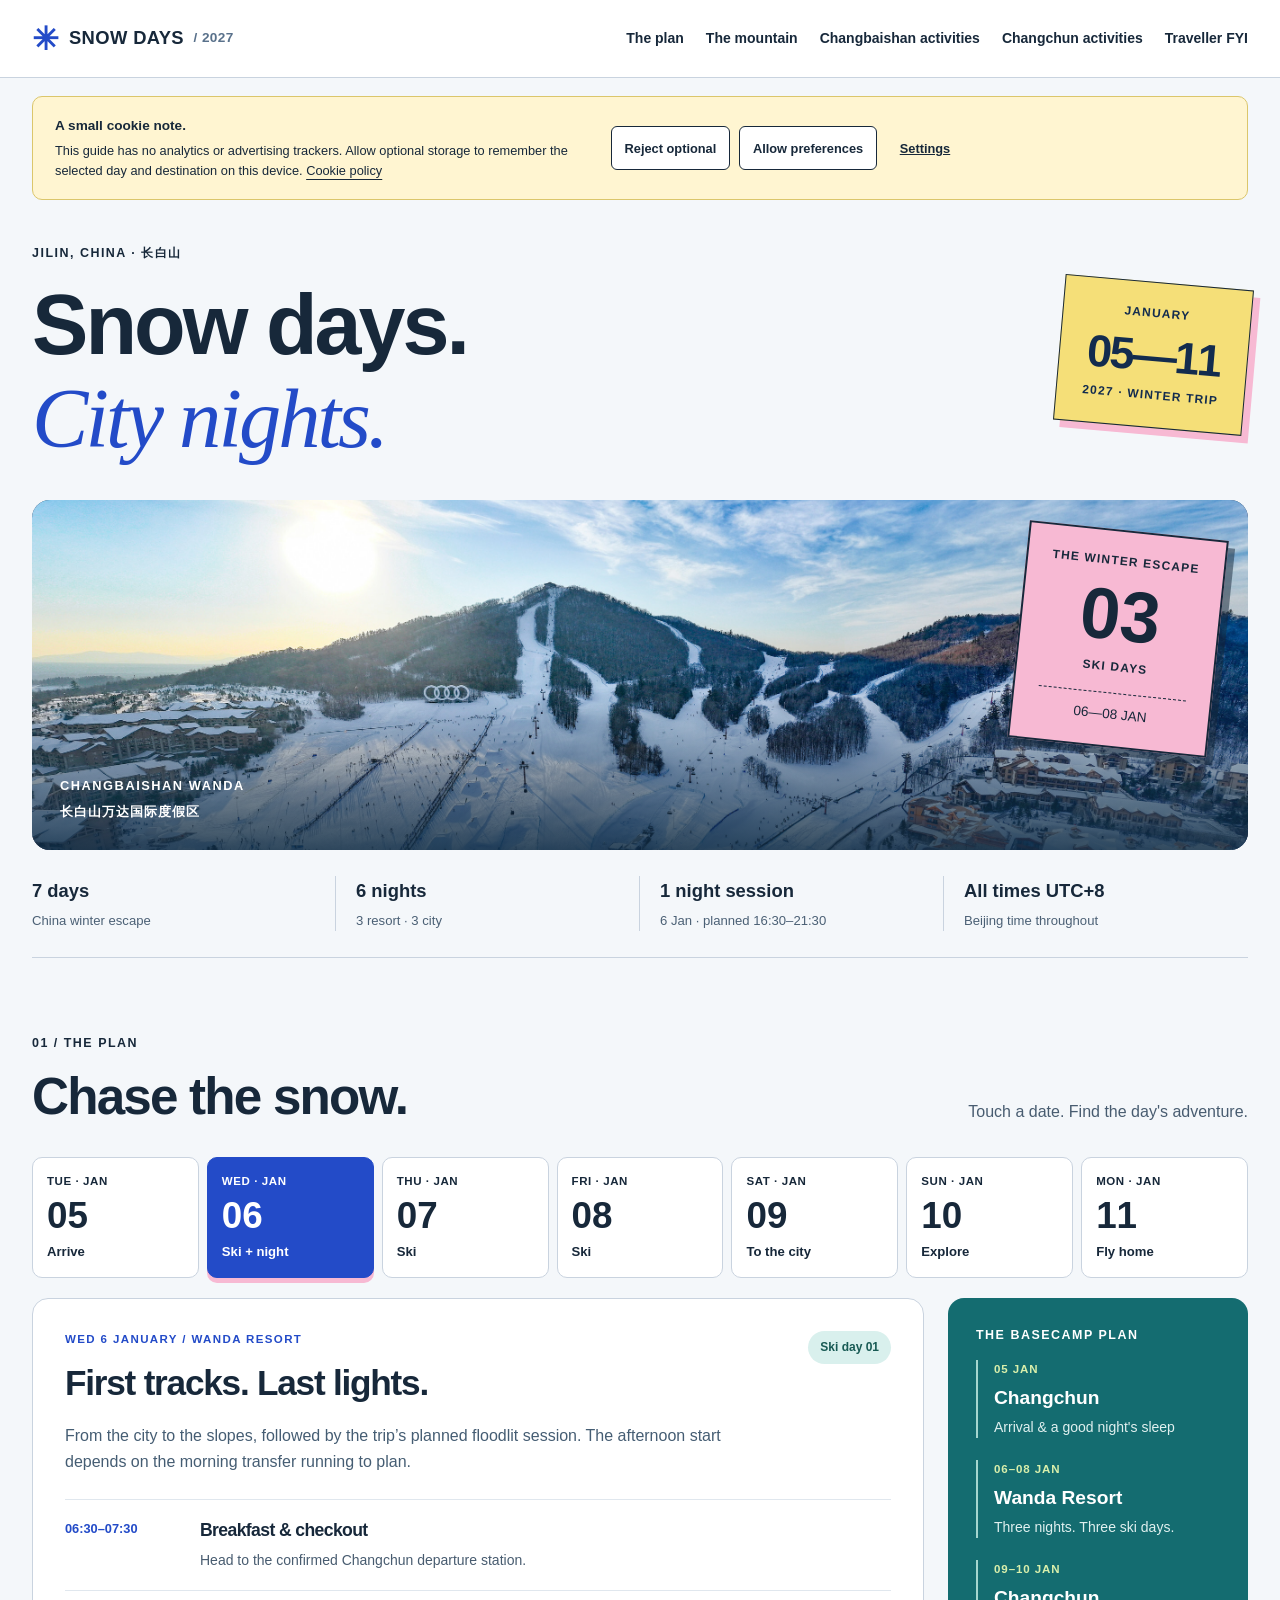
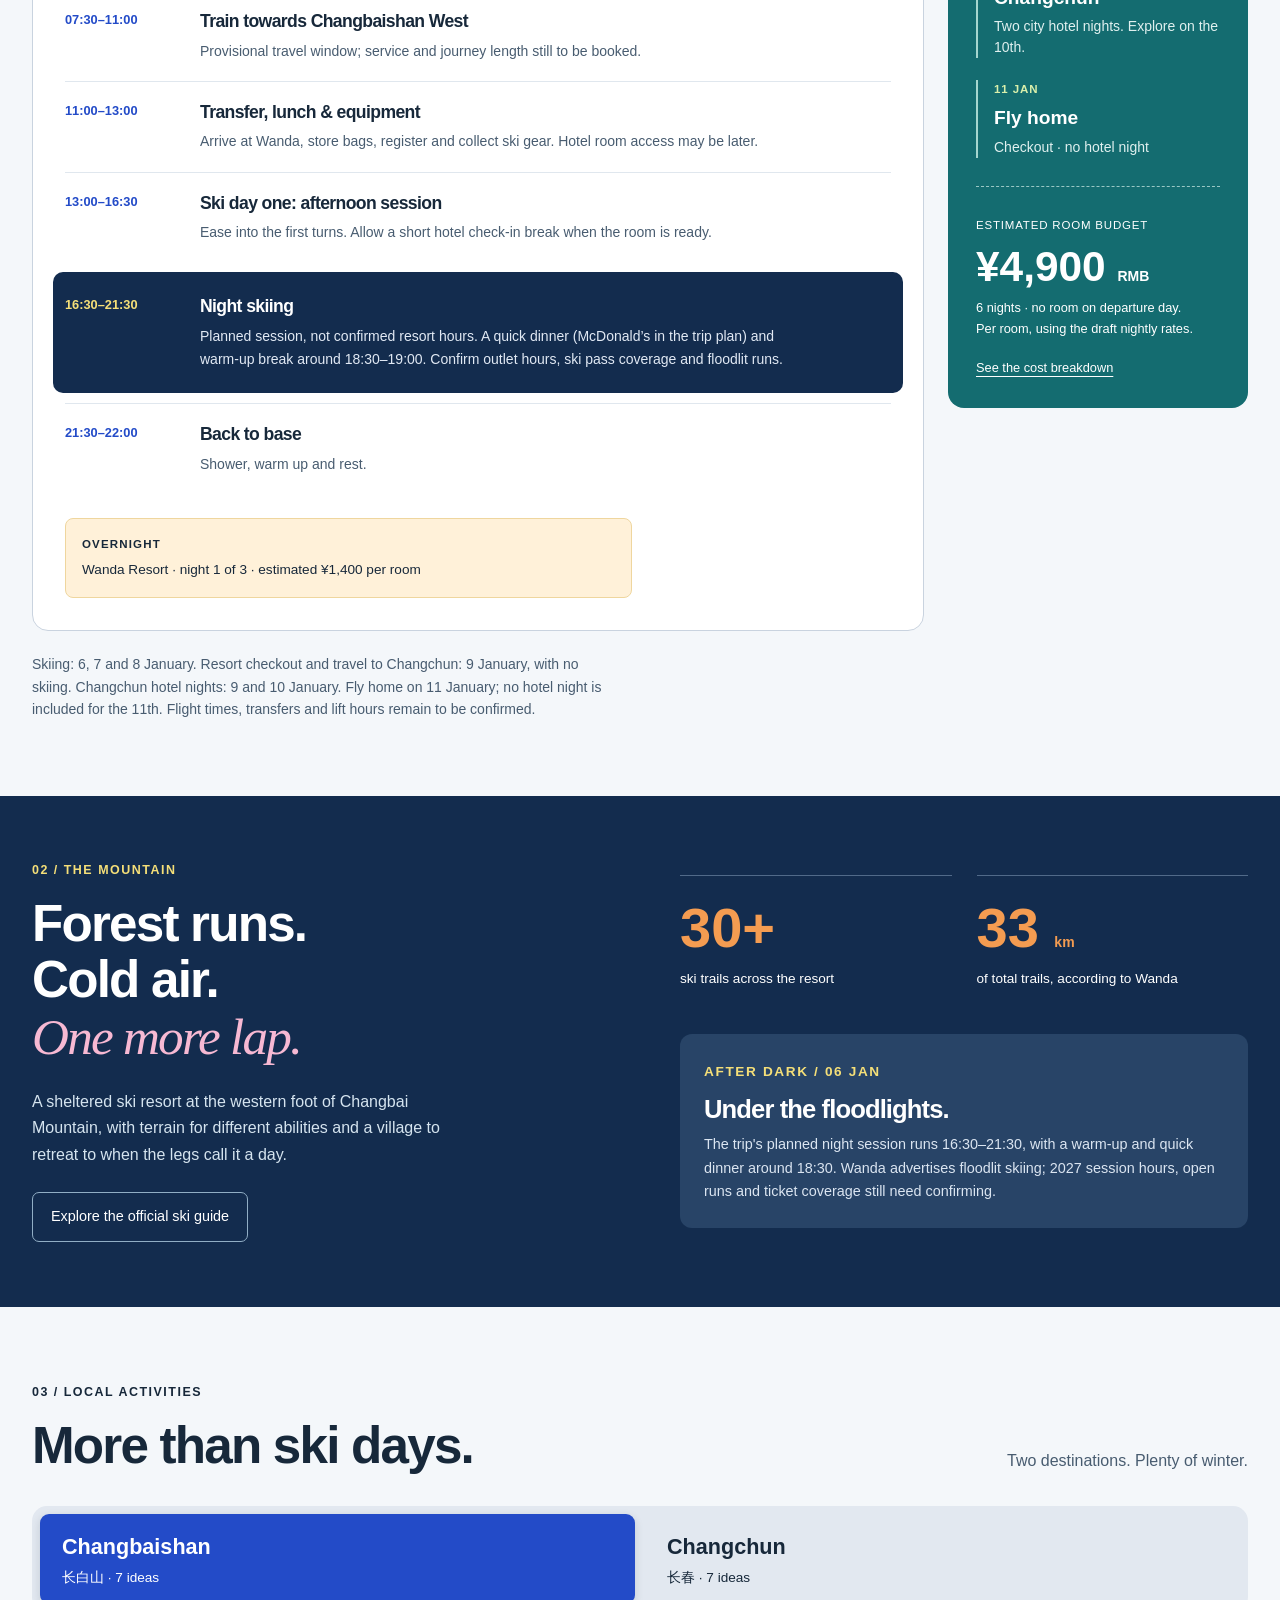
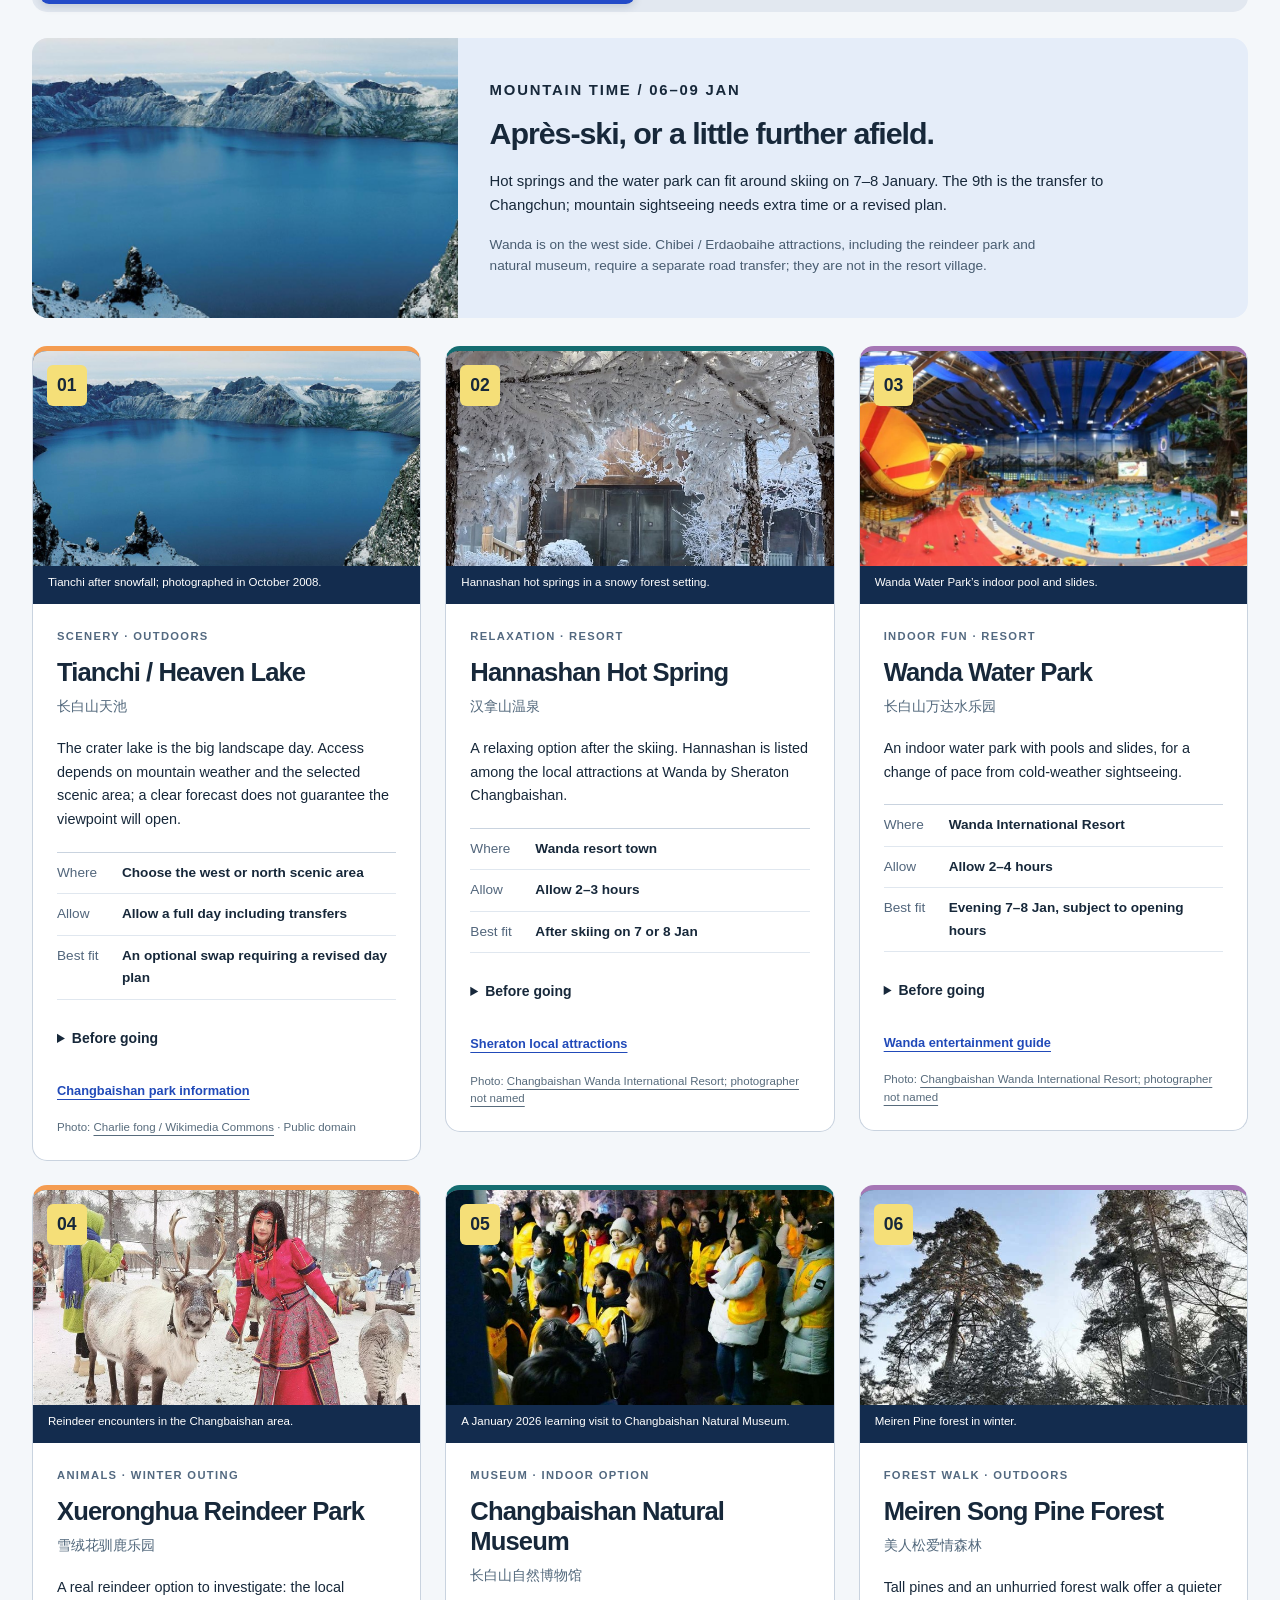
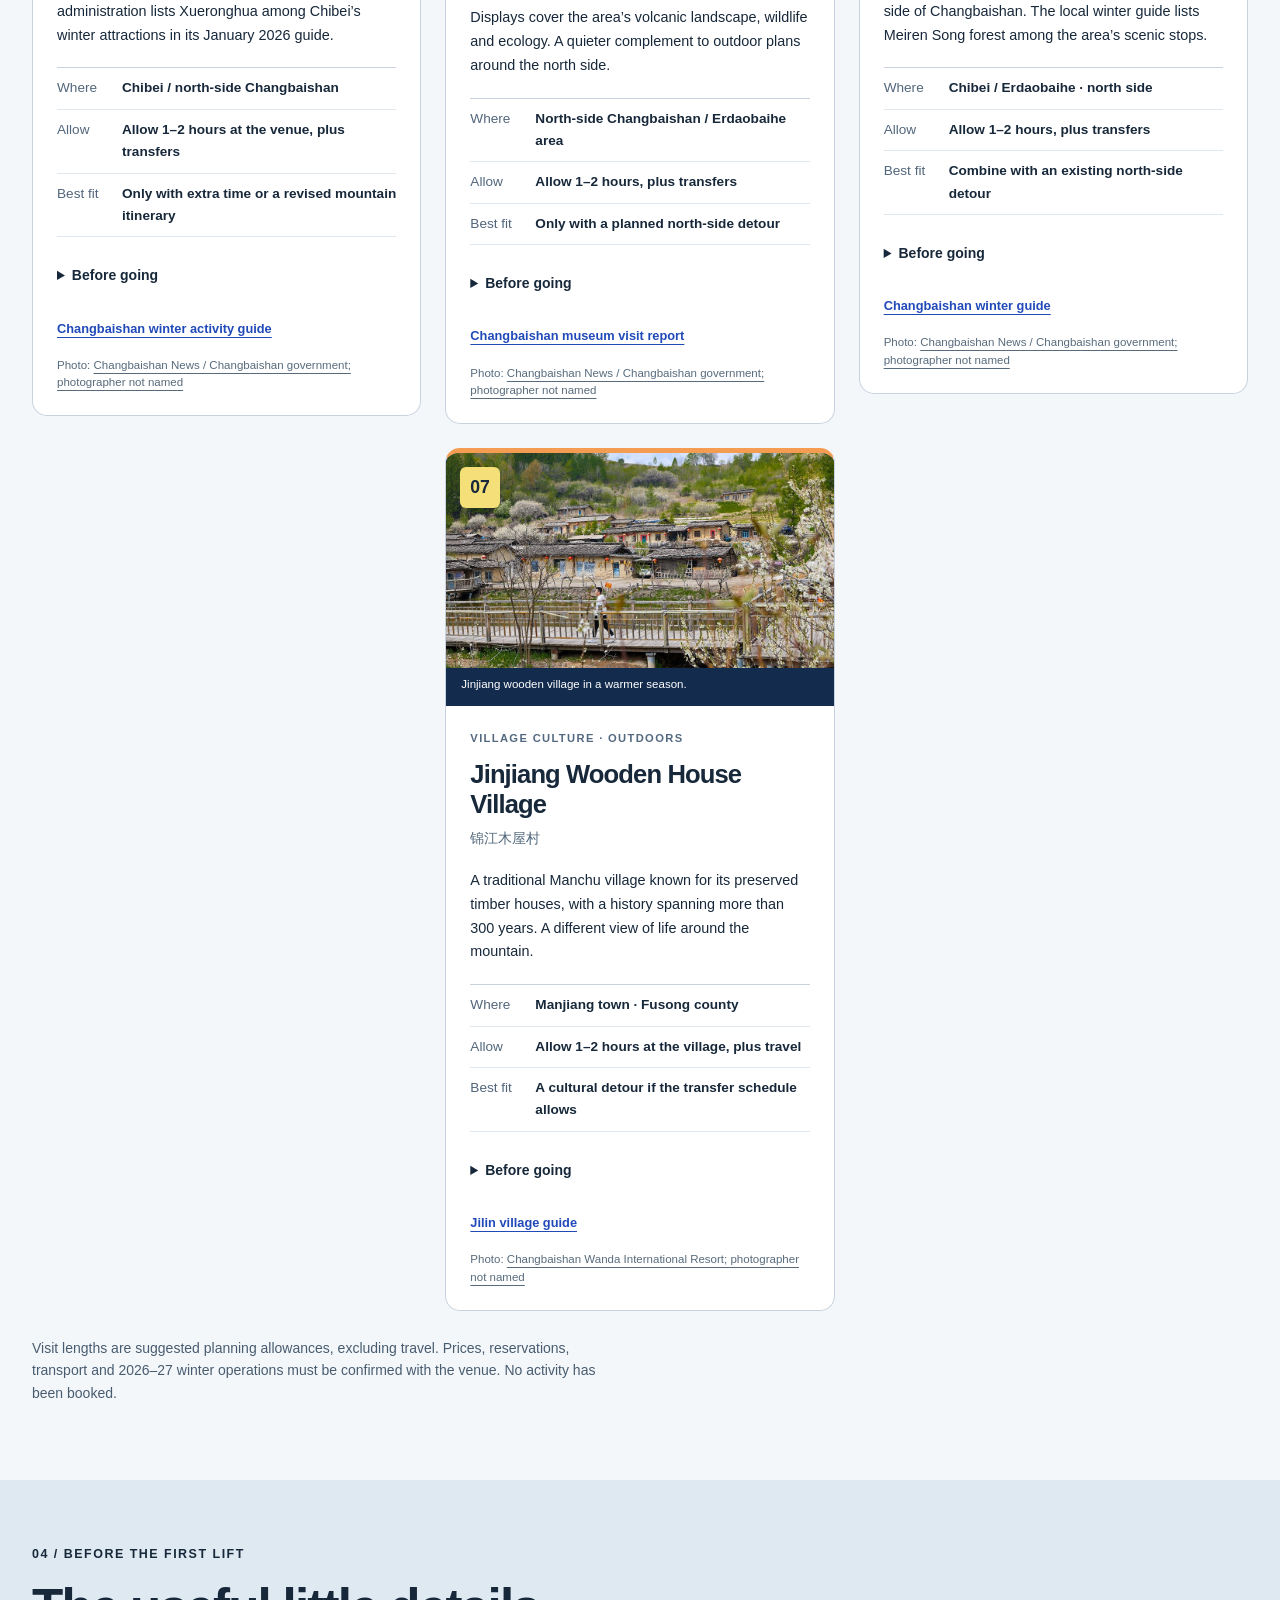
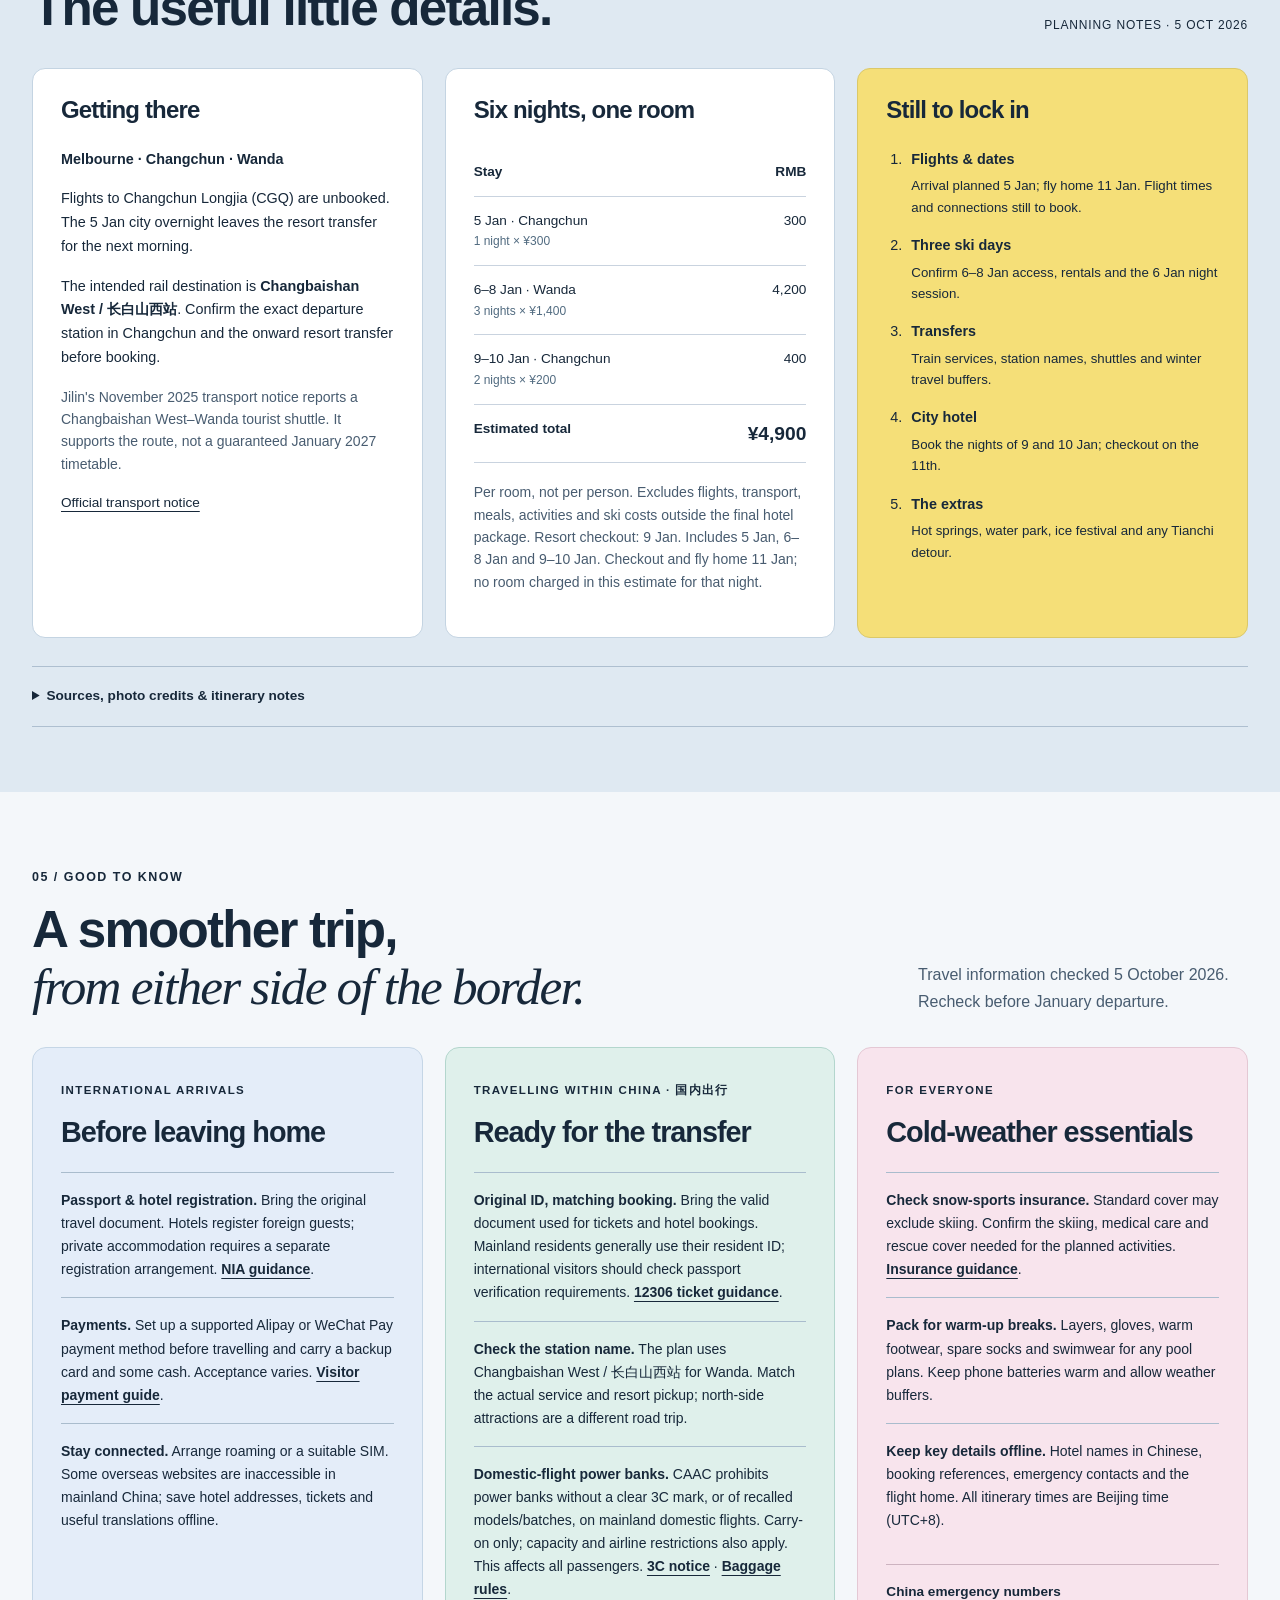
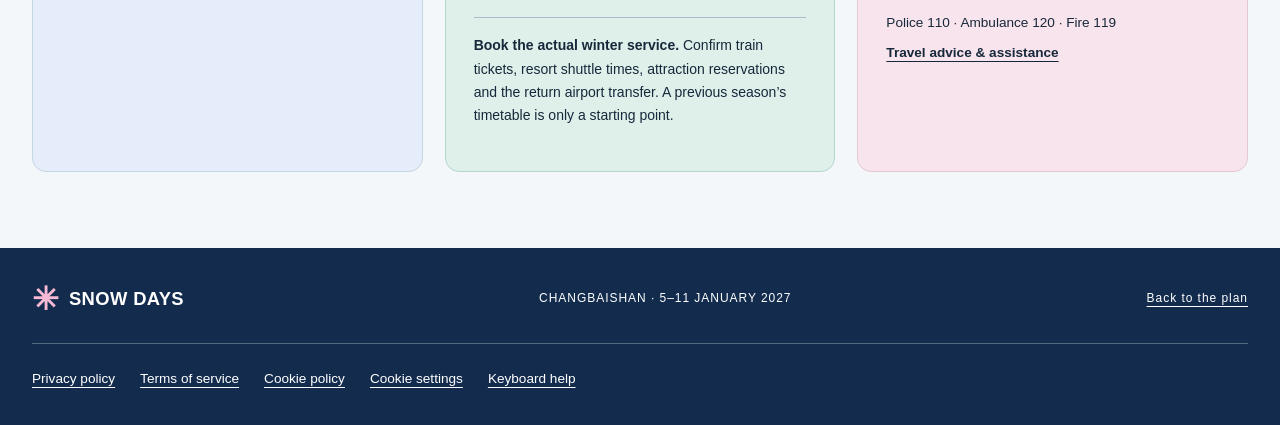
<file: this is cool unzip/Changbaishan-GitHub-Pages/index.html>
<!doctype html>
<html lang="en">
<head>
<meta charset="UTF-8"><meta name="viewport" content="width=device-width, initial-scale=1">
<title>Snow Days — Changbaishan 2027</title>
<meta name="description" content="Seven days in northeast China. Three ski days, one night under the lights, and a January escape to Changbaishan.">
<link rel="icon" type="image/svg+xml" href="data:image/svg+xml,%3Csvg xmlns='http://www.w3.org/2000/svg' viewBox='0 0 32 32'%3E%3Crect width='32' height='32' rx='8' fill='%231f46ef'/%3E%3Cpath d='M16 5v22M6.5 10.5l19 11M6.5 21.5l19-11' stroke='%23e5ff61' stroke-width='3'/%3E%3C/svg%3E">
<link rel="stylesheet" href="style.css">
</head>
<body>
<div class="skip-links"><a href="#itinerary">Skip to itinerary</a><a href="#beyond">Skip to activities</a><a href="#traveller-fyi">Skip to traveller information</a></div>
<header class="topbar"><a class="brand" href="#top"><span class="snowmark" aria-hidden="true">✳</span> SNOW DAYS <span class="edition">/ 2027</span></a><nav aria-label="Main navigation"><a href="#itinerary">The plan</a><a href="#mountain">The mountain</a><a href="#changbaishan-activities">Changbaishan activities</a><a href="#changchun-activities">Changchun activities</a><a href="#traveller-fyi">Traveller FYI</a></nav></header>
<div id="cookie-banner-mount"></div><main id="top" tabindex="-1">
<section class="intro wrap"><div><p class="eyebrow">JILIN, CHINA · 长白山</p><h1>Snow days.<br><em>City nights.</em></h1></div><div class="date-stamp"><span>JANUARY</span><strong>05—11</strong><span>2027 · WINTER TRIP</span></div></section>
<section class="panorama wrap" aria-label="Changbaishan Wanda ski resort"><img src="assets/wanda-panorama.jpg" alt="Snow-covered ski runs above the hotels of Changbaishan Wanda International Resort" fetchpriority="high"><div class="photo-label">CHANGBAISHAN WANDA <span>长白山万达国际度假区</span></div><div class="ticket"><span>THE WINTER ESCAPE</span><strong>03</strong><span>SKI DAYS</span><div>06—08 JAN</div></div></section>
<div class="facts wrap"><div><strong>7 days</strong><span>China winter escape</span></div><div><strong>6 nights</strong><span>3 resort · 3 city</span></div><div><strong>1 night session</strong><span>6 Jan · planned 16:30–21:30</span></div><div><strong>All times UTC+8</strong><span>Beijing time throughout</span></div></div>
<section id="itinerary" tabindex="-1" class="section wrap"><div class="section-heading"><div><p class="eyebrow">01 / THE PLAN</p><h2>Chase the snow.</h2></div><p>Touch a date. Find the day's adventure.</p></div>
<noscript><p class="notice">Enable JavaScript for the interactive itinerary and activity cards. Trip summary: ski 6–8 Jan, travel to Changchun 9 Jan, hotel nights 9–10 Jan, fly home 11 Jan.</p></noscript><div class="day-nav" role="tablist" aria-label="Trip dates" id="day-nav"></div>
<div class="day-layout"><article id="day-panel" role="tabpanel" tabindex="0" aria-live="polite"></article><aside class="trip-pass"><p class="eyebrow">THE BASECAMP PLAN</p><div class="pass-route"><div><span>05 JAN</span><strong>Changchun</strong><small>Arrival & a good night's sleep</small></div><div><span>06–08 JAN</span><strong>Wanda Resort</strong><small>Three nights. Three ski days.</small></div><div><span>09–10 JAN</span><strong>Changchun</strong><small>Two city hotel nights. Explore on the 10th.</small></div><div><span>11 JAN</span><strong>Fly home</strong><small>Checkout · no hotel night</small></div></div><div class="pass-bottom"><span>ESTIMATED ROOM BUDGET</span><strong>¥4,900 <small>RMB</small></strong><p>6 nights · no room on departure day.<br>Per room, using the draft nightly rates.</p><a href="#essentials">See the cost breakdown</a></div></aside></div>
<p class="fine itinerary-note">Skiing: 6, 7 and 8 January. Resort checkout and travel to Changchun: 9 January, with no skiing. Changchun hotel nights: 9 and 10 January. Fly home on 11 January; no hotel night is included for the 11th. Flight times, transfers and lift hours remain to be confirmed.</p></section>
<section id="mountain" tabindex="-1" class="mountain-section"><div class="wrap mountain-grid"><div><p class="eyebrow">02 / THE MOUNTAIN</p><h2>Forest runs.<br>Cold air.<br><em>One more lap.</em></h2><p class="mountain-copy">A sheltered ski resort at the western foot of Changbai Mountain, with terrain for different abilities and a village to retreat to when the legs call it a day.</p><a class="outline-button" href="https://cbs.wandahotels.com/en/snow/" target="_blank" rel="noopener">Explore the official ski guide</a></div><div class="mountain-facts"><div><strong>30+</strong><span>ski trails across the resort</span></div><div><strong>33 <small>km</small></strong><span>of total trails, according to Wanda</span></div><div class="wide"><span class="eyebrow">AFTER DARK / 06 JAN</span><h3>Under the floodlights.</h3><p>The trip's planned night session runs 16:30–21:30, with a warm-up and quick dinner around 18:30. Wanda advertises floodlit skiing; 2027 session hours, open runs and ticket coverage still need confirming.</p></div></div></div></section>
<section id="beyond" tabindex="-1" class="section wrap"><div class="section-heading"><div><p class="eyebrow">03 / LOCAL ACTIVITIES</p><h2>More than ski days.</h2></div><p>Two destinations. Plenty of winter.</p></div>
<div class="activity-tabs" role="tablist" aria-label="Local activities by destination"><button id="activity-tab-changbaishan" role="tab" aria-selected="true" aria-controls="changbaishan-activities" data-destination="changbaishan">Changbaishan <span>长白山 · 7 ideas</span></button><button id="activity-tab-changchun" role="tab" aria-selected="false" aria-controls="changchun-activities" data-destination="changchun" tabindex="-1">Changchun <span>长春 · 7 ideas</span></button></div>
<section id="changbaishan-activities" role="tabpanel" aria-labelledby="activity-tab-changbaishan" tabindex="0" class="activity-panel">
<div class="activity-intro"><img src="assets/tianchi.jpg" alt="Snowy rim around Tianchi, photographed in October 2008" loading="lazy"><div><p class="eyebrow">MOUNTAIN TIME / 06–09 JAN</p><h3>Après-ski, or a little further afield.</h3><p>Hot springs and the water park can fit around skiing on 7–8 January. The 9th is the transfer to Changchun; mountain sightseeing needs extra time or a revised plan.</p><p class="fine">Wanda is on the west side. Chibei / Erdaobaihe attractions, including the reindeer park and natural museum, require a separate road transfer; they are not in the resort village.</p></div></div>
<div class="activity-cards" id="changbaishan-cards"></div></section>
<section id="changchun-activities" role="tabpanel" aria-labelledby="activity-tab-changchun" tabindex="0" class="activity-panel" hidden>
<div class="activity-intro"><img src="assets/changchun.jpg" alt="Opening night of the Changchun Ice and Snow Festival in December 2025" loading="lazy"><div><p class="eyebrow">CITY TIME / 09–10 JAN</p><h3>Ice castles or a day indoors?</h3><p>Arrive from Wanda on the 9th, then make the 10th the main exploring day. Choose one daytime outing and an optional evening activity. The 11th is reserved for checkout and flying home.</p><p class="fine">Pick a few favourites, not all seven. Check reservations and opening hours; seasonal events and January 2027 programmes remain unconfirmed.</p></div></div>
<div class="activity-cards" id="changchun-cards"></div></section>
<p class="fine activities-note">Visit lengths are suggested planning allowances, excluding travel. Prices, reservations, transport and 2026–27 winter operations must be confirmed with the venue. No activity has been booked.</p></section>
<section id="essentials" tabindex="-1" class="notes-section"><div class="wrap"><div class="section-heading"><div><p class="eyebrow">04 / BEFORE THE FIRST LIFT</p><h2>The useful little details.</h2></div><span class="planning-label">PLANNING NOTES · 5 OCT 2026</span></div><div class="notes-grid"><article class="note-panel"><h3>Getting there</h3><p><strong>Melbourne · Changchun · Wanda</strong></p><p>Flights to Changchun Longjia (CGQ) are unbooked. The 5 Jan city overnight leaves the resort transfer for the next morning.</p><p>The intended rail destination is <strong>Changbaishan West / 长白山西站</strong>. Confirm the exact departure station in Changchun and the onward resort transfer before booking.</p><p class="fine">Jilin's November 2025 transport notice reports a Changbaishan West–Wanda tourist shuttle. It supports the route, not a guaranteed January 2027 timetable.</p><a href="https://www.jl.gov.cn/yaowen/202511/t20251126_3514633.html" target="_blank" rel="noopener">Official transport notice</a></article><article class="note-panel"><h3>Six nights, one room</h3><table><caption class="sr-only">Estimated accommodation budget in Chinese yuan per room</caption><thead><tr><th scope="col">Stay</th><th scope="col">RMB</th></tr></thead><tbody><tr><td>5 Jan · Changchun <small>1 night × ¥300</small></td><td>300</td></tr><tr><td>6–8 Jan · Wanda <small>3 nights × ¥1,400</small></td><td>4,200</td></tr><tr><td>9–10 Jan · Changchun <small>2 nights × ¥200</small></td><td>400</td></tr></tbody><tfoot><tr><th scope="row">Estimated total</th><td>¥4,900</td></tr></tfoot></table><p class="fine">Per room, not per person. Excludes flights, transport, meals, activities and ski costs outside the final hotel package. Resort checkout: 9 Jan. Includes 5 Jan, 6–8 Jan and 9–10 Jan. Checkout and fly home 11 Jan; no room charged in this estimate for that night.</p></article><article class="note-panel confirmation"><h3>Still to lock in</h3><ol><li><strong>Flights & dates</strong><span>Arrival planned 5 Jan; fly home 11 Jan. Flight times and connections still to book.</span></li><li><strong>Three ski days</strong><span>Confirm 6–8 Jan access, rentals and the 6 Jan night session.</span></li><li><strong>Transfers</strong><span>Train services, station names, shuttles and winter travel buffers.</span></li><li><strong>City hotel</strong><span>Book the nights of 9 and 10 Jan; checkout on the 11th.</span></li><li><strong>The extras</strong><span>Hot springs, water park, ice festival and any Tianchi detour.</span></li></ol></article></div>
<details class="sources"><summary>Sources, photo credits & itinerary notes</summary><div class="source-content"><p>This guide combines the latest trip spreadsheet with online research, including activity additions checked on 5 October 2026. It is a planning snapshot; no bookings or live conditions are implied.</p><ul><li><a href="https://cbs.wandahotels.com/en/snow/" target="_blank" rel="noopener">Wanda official ski guide</a> — terrain, trail length, floodlit skiing and resort facilities.</li><li><a href="https://www.jl.gov.cn/yaowen/202511/t20251126_3514633.html" target="_blank" rel="noopener">Jilin government, 26 November 2025</a> — Changbaishan West transfer services.</li><li><a href="https://www.changbaishan.gov.cn/zwgk/zwdt/zbsyw/202411/t20241128_265438.html" target="_blank" rel="noopener">Changbaishan administration, 28 November 2024</a> — weather-related Tianchi closures.</li><li><a href="https://www.gojilin.gov.cn/2025/12/22/c_14390.htm" target="_blank" rel="noopener">Jilin tourism, 22 December 2025</a> — the previous Changchun ice festival.</li></ul><p><strong>Current itinerary:</strong> updated to the latest trip instructions: three ski days on 6–8 Jan, transfer to Changchun on the 9th, city hotel nights on the 9th and 10th, and departure on the 11th. Visit lengths are suggested allowances, not opening hours. Each activity has a research source and photo credit.</p><div id="photo-credits"><p>Resort photograph: Wanda promotional image distributed via PR Newswire, reproduced by <a href="https://www.gtdaily.net/archives/21079" target="_blank" rel="noopener">GT Daily</a>. Destination photos are reference imagery, not a forecast of conditions.</p><p>Tianchi: <a href="https://commons.wikimedia.org/wiki/File:Heaven_Lake,_Changbai.jpg" target="_blank" rel="noopener">Charlie fong / Wikimedia Commons</a>, public domain. Taken in October 2008; the lake appearance is not a January forecast. Changchun festival: <a href="https://www.gojilin.gov.cn/2025/12/22/c_14390.htm" target="_blank" rel="noopener">Tian Jiaxin / Jilin government</a>, December 2025. Photo rights remain with the credited owners.</p></div></div></details></div></section>
<section id="traveller-fyi" tabindex="-1" class="section wrap traveller-section"><div class="section-heading"><div><p class="eyebrow">05 / GOOD TO KNOW</p><h2>A smoother trip,<br><em>from either side of the border.</em></h2></div><p>Travel information checked 5 October 2026. Recheck before January departure.</p></div>
<div class="traveller-grid"><article class="traveller-card international"><span class="card-label">INTERNATIONAL ARRIVALS</span><h3>Before leaving home</h3><ul><li><strong>Passport & hotel registration.</strong> Bring the original travel document. Hotels register foreign guests; private accommodation requires a separate registration arrangement. <a href="https://en.nia.gov.cn/n147418/n147468/c237295/content.html">NIA guidance</a>.</li><li><strong>Payments.</strong> Set up a supported Alipay or WeChat Pay payment method before travelling and carry a backup card and some cash. Acceptance varies. <a href="https://english.www.gov.cn/news/202404/11/content_WS6617c858c6d0868f4e8e5f4d.html">Visitor payment guide</a>.</li><li><strong>Stay connected.</strong> Arrange roaming or a suitable SIM. Some overseas websites are inaccessible in mainland China; save hotel addresses, tickets and useful translations offline.</li></ul></article>
<article class="traveller-card domestic"><span class="card-label">TRAVELLING WITHIN CHINA · 国内出行</span><h3>Ready for the transfer</h3><ul><li><strong>Original ID, matching booking.</strong> Bring the valid document used for tickets and hotel bookings. Mainland residents generally use their resident ID; international visitors should check passport verification requirements. <a href="https://www.12306.cn/en/faq.html?item=1">12306 ticket guidance</a>.</li><li><strong>Check the station name.</strong> The plan uses Changbaishan West / 长白山西站 for Wanda. Match the actual service and resort pickup; north-side attractions are a different road trip.</li><li><strong>Domestic-flight power banks.</strong> CAAC prohibits power banks without a clear 3C mark, or of recalled models/batches, on mainland domestic flights. Carry-on only; capacity and airline restrictions also apply. This affects all passengers. <a href="https://www.caac.gov.cn/XWZX/MHYW/202506/t20250626_227805.html">3C notice</a> · <a href="https://www.caac.gov.cn/INDEX/HLFW/HKLXCS/202303/t20230316_217597.html">Baggage rules</a>.</li><li><strong>Book the actual winter service.</strong> Confirm train tickets, resort shuttle times, attraction reservations and the return airport transfer. A previous season’s timetable is only a starting point.</li></ul></article>
<article class="traveller-card everyone"><span class="card-label">FOR EVERYONE</span><h3>Cold-weather essentials</h3><ul><li><strong>Check snow-sports insurance.</strong> Standard cover may exclude skiing. Confirm the skiing, medical care and rescue cover needed for the planned activities. <a href="https://www.smartraveller.gov.au/insurance">Insurance guidance</a>.</li><li><strong>Pack for warm-up breaks.</strong> Layers, gloves, warm footwear, spare socks and swimwear for any pool plans. Keep phone batteries warm and allow weather buffers.</li><li><strong>Keep key details offline.</strong> Hotel names in Chinese, booking references, emergency contacts and the flight home. All itinerary times are Beijing time (UTC+8).</li></ul><div class="emergency"><strong>China emergency numbers</strong><span>Police 110 · Ambulance 120 · Fire 119</span><a href="https://www.smartraveller.gov.au/destinations/asia/china">Travel advice & assistance</a></div></article></div></section>
</main><footer class="site-footer"><div class="wrap footer-top"><a class="brand" href="#top"><span class="snowmark" aria-hidden="true">✳</span> SNOW DAYS</a><p>CHANGBAISHAN · 5–11 JANUARY 2027</p><a href="#itinerary">Back to the plan</a></div><nav class="wrap footer-links" aria-label="Policies and accessibility"><a href="privacy.html">Privacy policy</a><a href="terms.html">Terms of service</a><a href="cookies.html">Cookie policy</a><button type="button" data-cookie-settings>Cookie settings</button><button type="button" data-keyboard-help>Keyboard help</button></nav></footer><script src="site-controls.js"></script><script src="trip-data.js"></script><script src="app.js"></script></body></html>
</file>
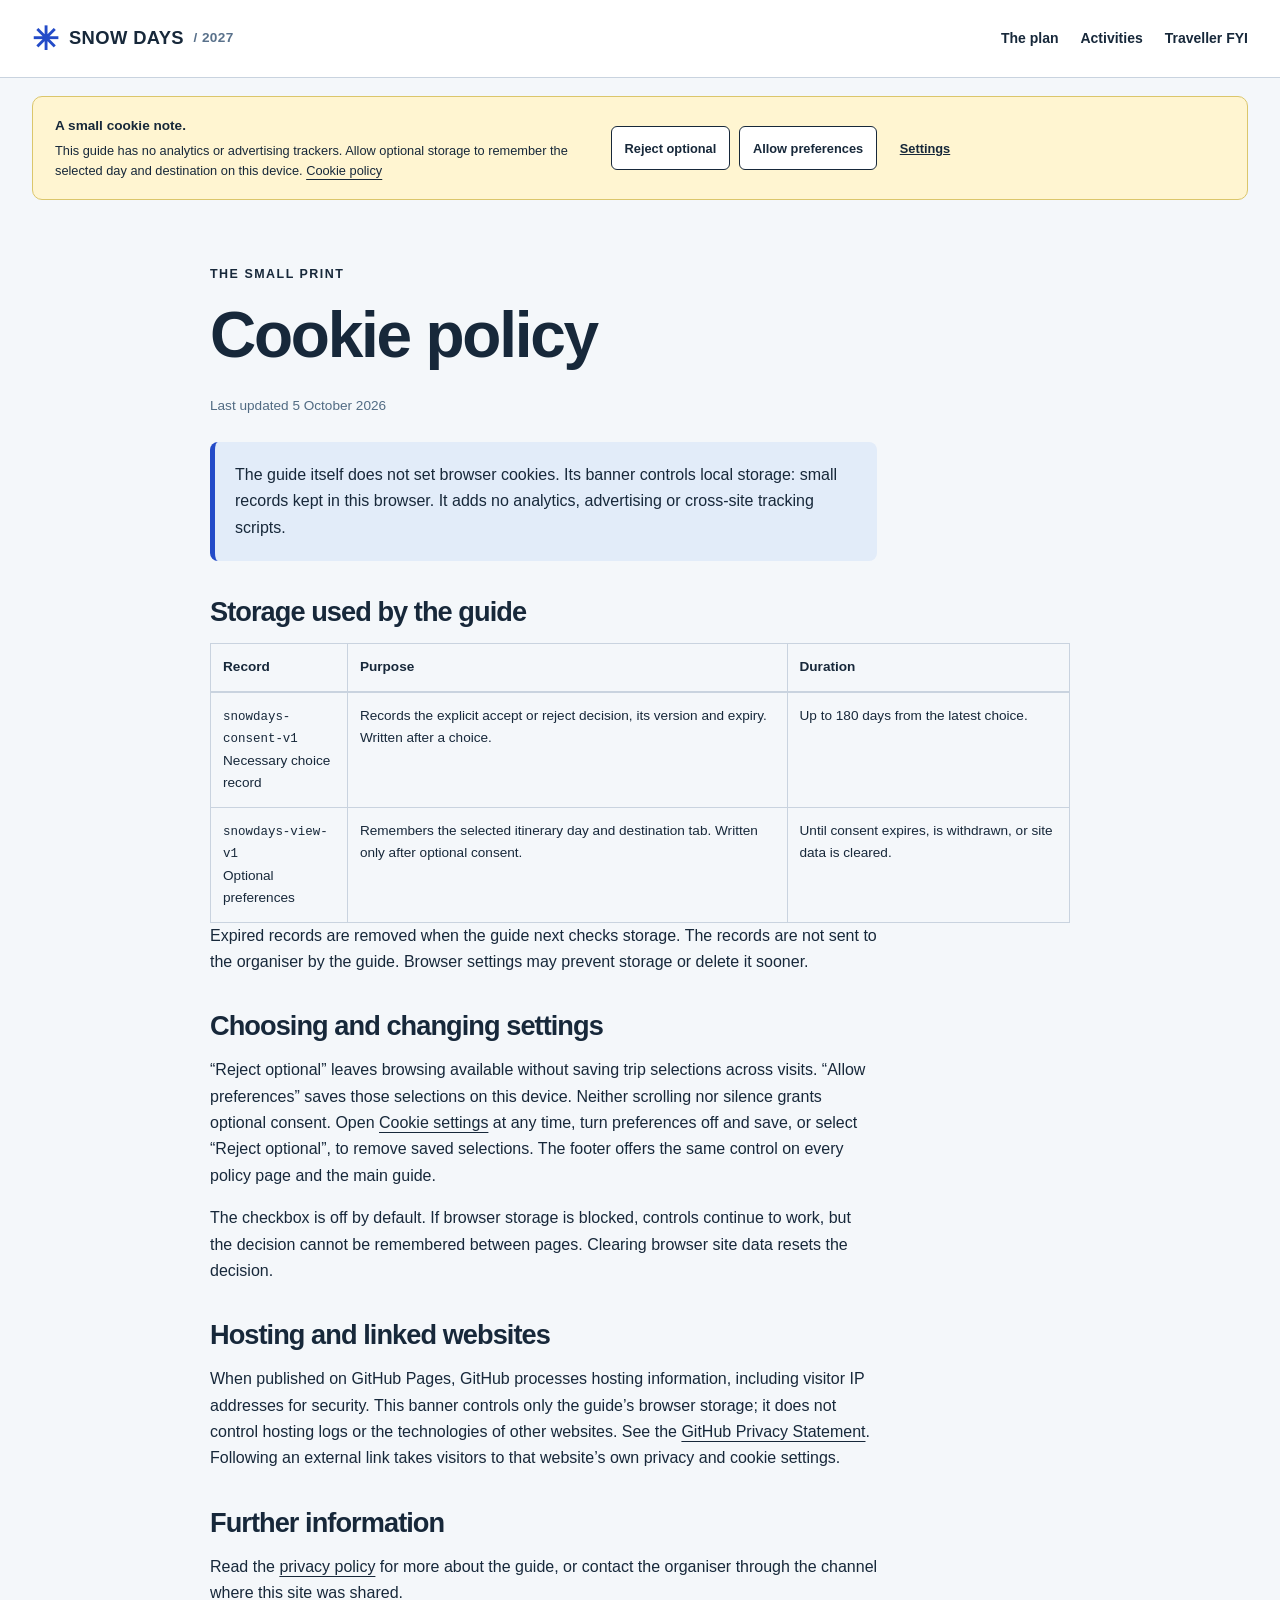
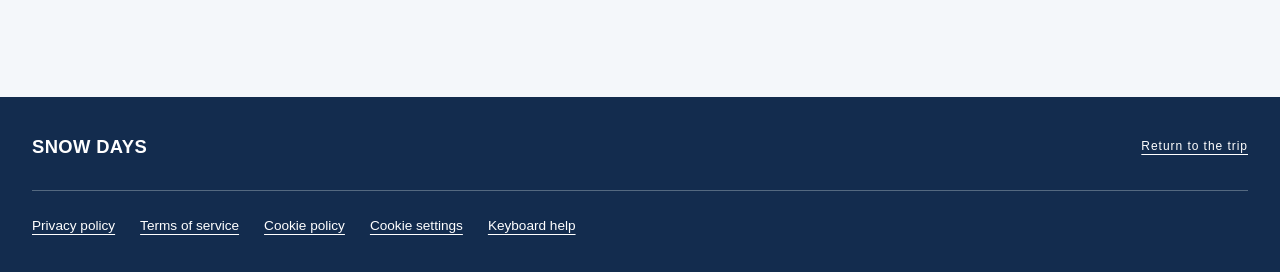
<file: this is cool unzip/Changbaishan-GitHub-Pages/cookies.html>
<!doctype html><html lang="en"><head><meta charset="UTF-8"><meta name="viewport" content="width=device-width,initial-scale=1"><title>Cookie policy · Snow Days 2027</title><meta name="description" content="Cookie policy for the Snow Days personal trip guide."><link rel="stylesheet" href="style.css"></head><body><div class="skip-links"><a href="#main">Skip to policy</a></div><header class="topbar"><a class="brand" href="index.html"><span class="snowmark" aria-hidden="true">✳</span> SNOW DAYS <span class="edition">/ 2027</span></a><nav aria-label="Main navigation"><a href="index.html#itinerary">The plan</a><a href="index.html#beyond">Activities</a><a href="index.html#traveller-fyi">Traveller FYI</a></nav></header><div id="cookie-banner-mount"></div><main id="main" tabindex="-1" class="policy-main wrap"><p class="eyebrow">THE SMALL PRINT</p><h1>Cookie policy</h1><p class="updated">Last updated 5 October 2026</p><p class="notice">The guide itself does not set browser cookies. Its banner controls local storage: small records kept in this browser. It adds no analytics, advertising or cross-site tracking scripts.</p>
<h2>Storage used by the guide</h2><div class="policy-table"><table><caption class="sr-only">Local storage purposes and retention</caption><thead><tr><th scope="col">Record</th><th scope="col">Purpose</th><th scope="col">Duration</th></tr></thead><tbody><tr><td><code>snowdays-consent-v1</code><br>Necessary choice record</td><td>Records the explicit accept or reject decision, its version and expiry. Written after a choice.</td><td>Up to 180 days from the latest choice.</td></tr><tr><td><code>snowdays-view-v1</code><br>Optional preferences</td><td>Remembers the selected itinerary day and destination tab. Written only after optional consent.</td><td>Until consent expires, is withdrawn, or site data is cleared.</td></tr></tbody></table></div><p>Expired records are removed when the guide next checks storage. The records are not sent to the organiser by the guide. Browser settings may prevent storage or delete it sooner.</p>
<h2>Choosing and changing settings</h2><p>“Reject optional” leaves browsing available without saving trip selections across visits. “Allow preferences” saves those selections on this device. Neither scrolling nor silence grants optional consent. Open <button class="inline-button" type="button" data-cookie-settings>Cookie settings</button> at any time, turn preferences off and save, or select “Reject optional”, to remove saved selections. The footer offers the same control on every policy page and the main guide.</p><p>The checkbox is off by default. If browser storage is blocked, controls continue to work, but the decision cannot be remembered between pages. Clearing browser site data resets the decision.</p>
<h2>Hosting and linked websites</h2><p>When published on GitHub Pages, GitHub processes hosting information, including visitor IP addresses for security. This banner controls only the guide’s browser storage; it does not control hosting logs or the technologies of other websites. See the <a href="https://docs.github.com/en/site-policy/privacy-policies/github-general-privacy-statement">GitHub Privacy Statement</a>. Following an external link takes visitors to that website’s own privacy and cookie settings.</p><h2>Further information</h2><p>Read the <a href="privacy.html">privacy policy</a> for more about the guide, or contact the organiser through the channel where this site was shared.</p></main><footer class="site-footer"><div class="wrap footer-top"><a class="brand" href="index.html">SNOW DAYS</a><a href="index.html">Return to the trip</a></div><nav class="wrap footer-links" aria-label="Policies and accessibility"><a href="privacy.html" >Privacy policy</a><a href="terms.html" >Terms of service</a><a href="cookies.html" aria-current="page">Cookie policy</a><button type="button" data-cookie-settings>Cookie settings</button><button type="button" data-keyboard-help>Keyboard help</button></nav></footer><script src="site-controls.js"></script></body></html>
</file>
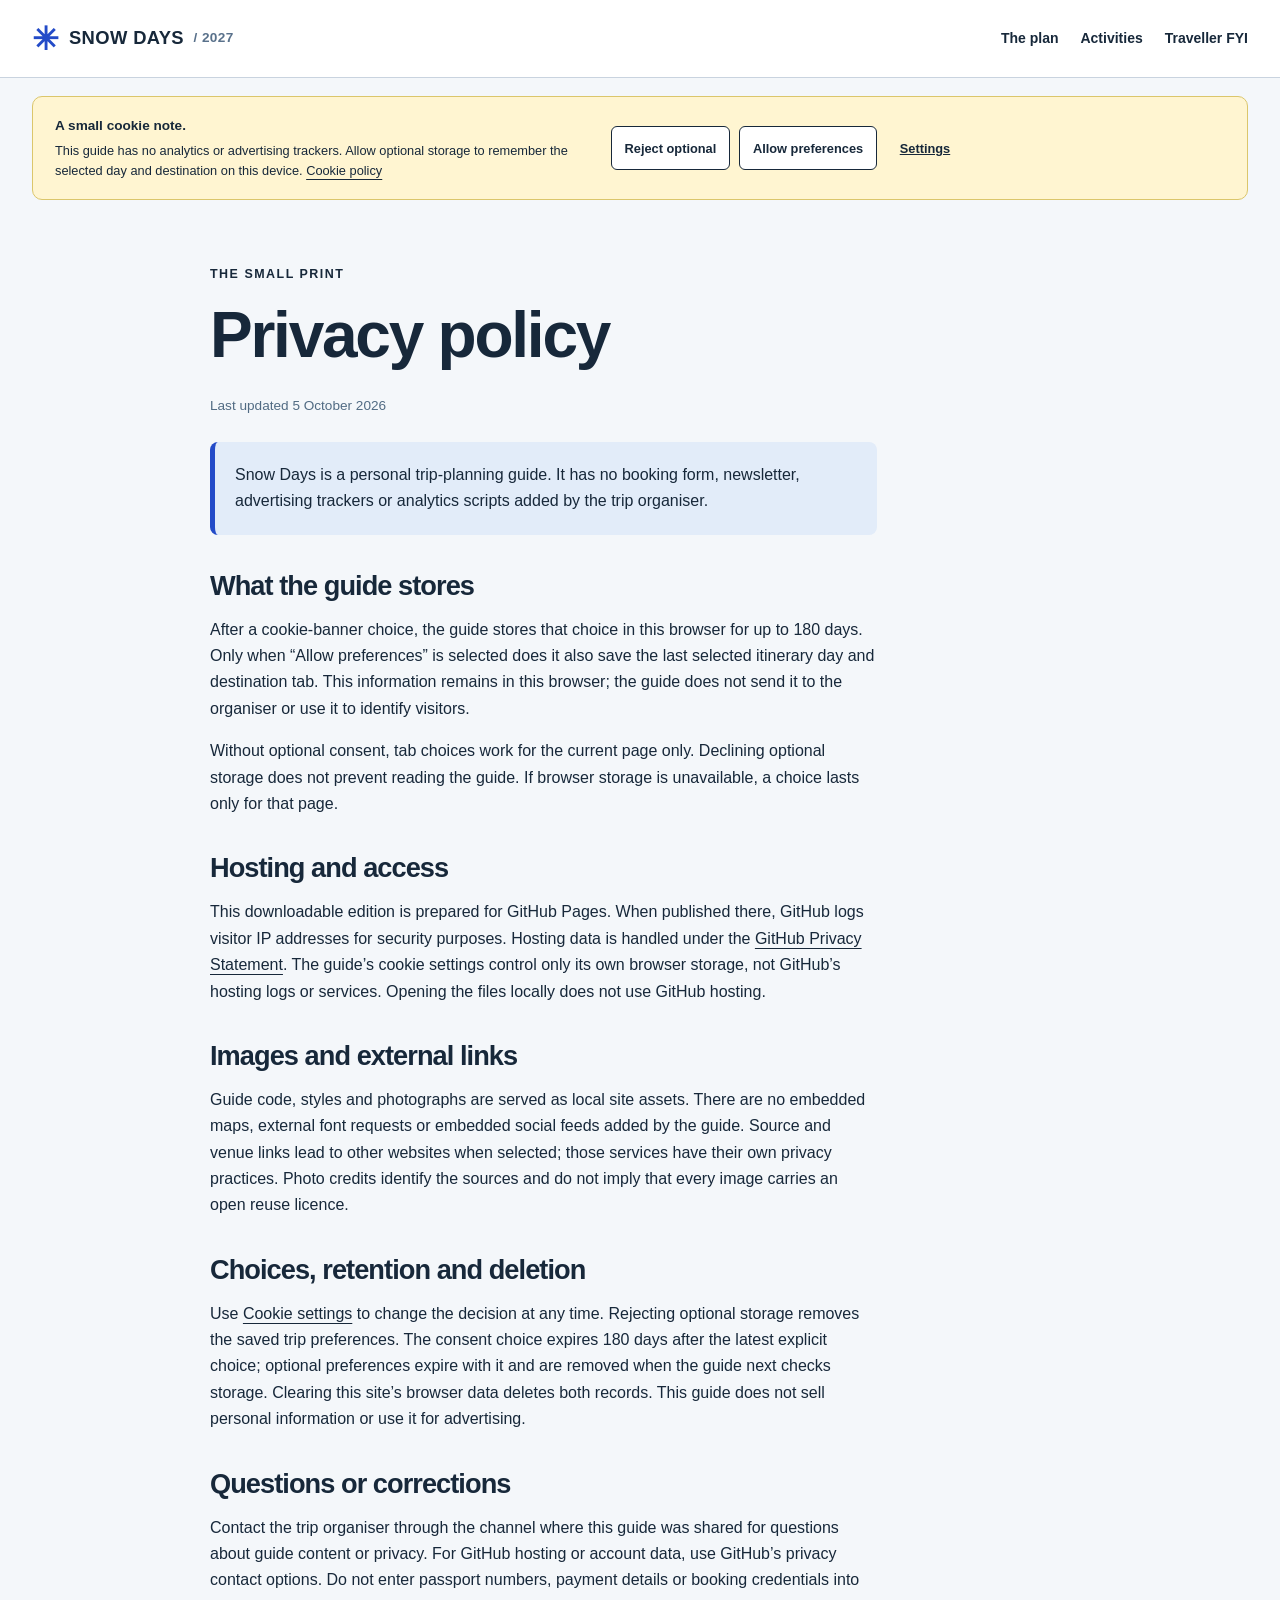
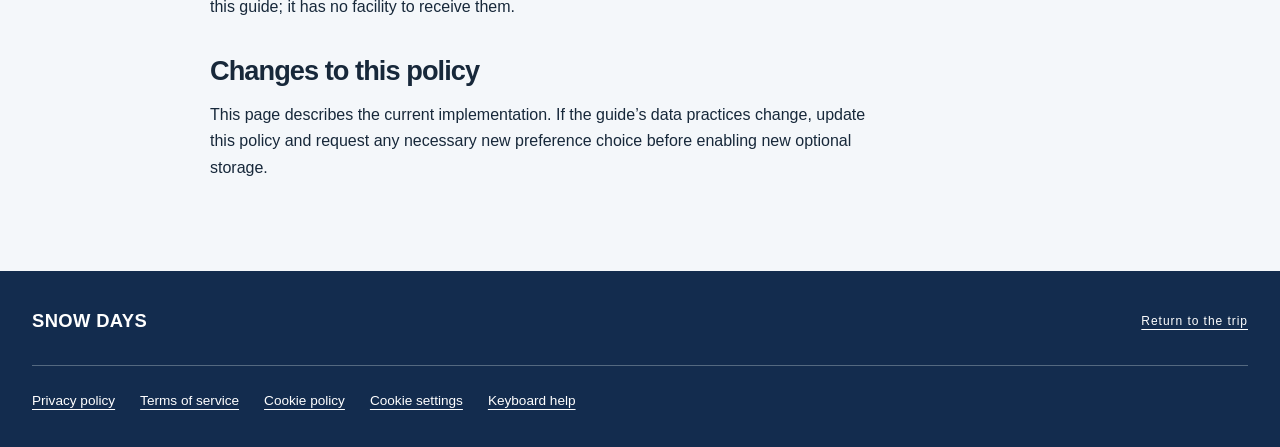
<file: this is cool unzip/Changbaishan-GitHub-Pages/privacy.html>
<!doctype html><html lang="en"><head><meta charset="UTF-8"><meta name="viewport" content="width=device-width,initial-scale=1"><title>Privacy policy · Snow Days 2027</title><meta name="description" content="Privacy policy for the Snow Days personal trip guide."><link rel="stylesheet" href="style.css"></head><body><div class="skip-links"><a href="#main">Skip to policy</a></div><header class="topbar"><a class="brand" href="index.html"><span class="snowmark" aria-hidden="true">✳</span> SNOW DAYS <span class="edition">/ 2027</span></a><nav aria-label="Main navigation"><a href="index.html#itinerary">The plan</a><a href="index.html#beyond">Activities</a><a href="index.html#traveller-fyi">Traveller FYI</a></nav></header><div id="cookie-banner-mount"></div><main id="main" tabindex="-1" class="policy-main wrap"><p class="eyebrow">THE SMALL PRINT</p><h1>Privacy policy</h1><p class="updated">Last updated 5 October 2026</p><p class="notice">Snow Days is a personal trip-planning guide. It has no booking form, newsletter, advertising trackers or analytics scripts added by the trip organiser.</p>
<h2>What the guide stores</h2><p>After a cookie-banner choice, the guide stores that choice in this browser for up to 180 days. Only when “Allow preferences” is selected does it also save the last selected itinerary day and destination tab. This information remains in this browser; the guide does not send it to the organiser or use it to identify visitors.</p><p>Without optional consent, tab choices work for the current page only. Declining optional storage does not prevent reading the guide. If browser storage is unavailable, a choice lasts only for that page.</p>
<h2>Hosting and access</h2><p>This downloadable edition is prepared for GitHub Pages. When published there, GitHub logs visitor IP addresses for security purposes. Hosting data is handled under the <a href="https://docs.github.com/en/site-policy/privacy-policies/github-general-privacy-statement">GitHub Privacy Statement</a>. The guide’s cookie settings control only its own browser storage, not GitHub’s hosting logs or services. Opening the files locally does not use GitHub hosting.</p><h2>Images and external links</h2><p>Guide code, styles and photographs are served as local site assets. There are no embedded maps, external font requests or embedded social feeds added by the guide. Source and venue links lead to other websites when selected; those services have their own privacy practices. Photo credits identify the sources and do not imply that every image carries an open reuse licence.</p>
<h2>Choices, retention and deletion</h2><p>Use <button class="inline-button" type="button" data-cookie-settings>Cookie settings</button> to change the decision at any time. Rejecting optional storage removes the saved trip preferences. The consent choice expires 180 days after the latest explicit choice; optional preferences expire with it and are removed when the guide next checks storage. Clearing this site’s browser data deletes both records. This guide does not sell personal information or use it for advertising.</p>
<h2>Questions or corrections</h2><p>Contact the trip organiser through the channel where this guide was shared for questions about guide content or privacy. For GitHub hosting or account data, use GitHub’s privacy contact options. Do not enter passport numbers, payment details or booking credentials into this guide; it has no facility to receive them.</p>
<h2>Changes to this policy</h2><p>This page describes the current implementation. If the guide’s data practices change, update this policy and request any necessary new preference choice before enabling new optional storage.</p></main><footer class="site-footer"><div class="wrap footer-top"><a class="brand" href="index.html">SNOW DAYS</a><a href="index.html">Return to the trip</a></div><nav class="wrap footer-links" aria-label="Policies and accessibility"><a href="privacy.html" aria-current="page">Privacy policy</a><a href="terms.html" >Terms of service</a><a href="cookies.html" >Cookie policy</a><button type="button" data-cookie-settings>Cookie settings</button><button type="button" data-keyboard-help>Keyboard help</button></nav></footer><script src="site-controls.js"></script></body></html>
</file>
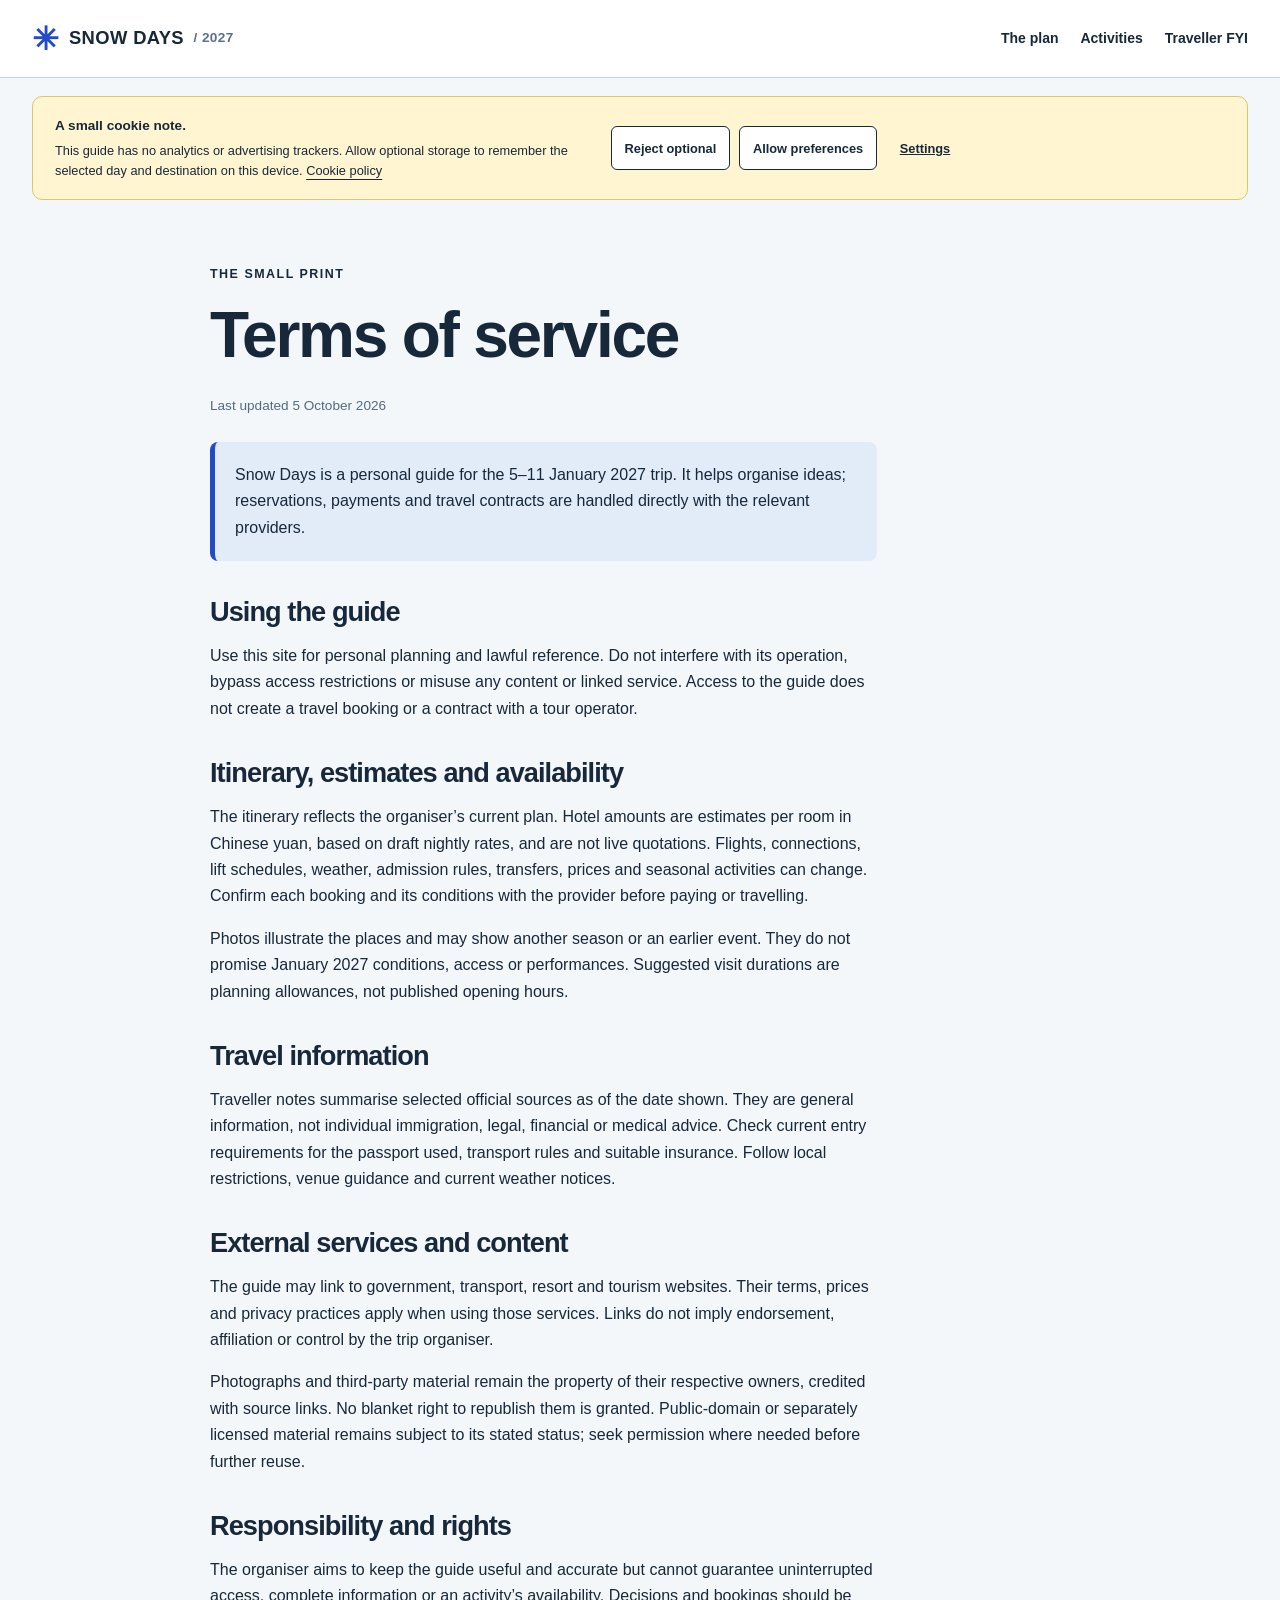
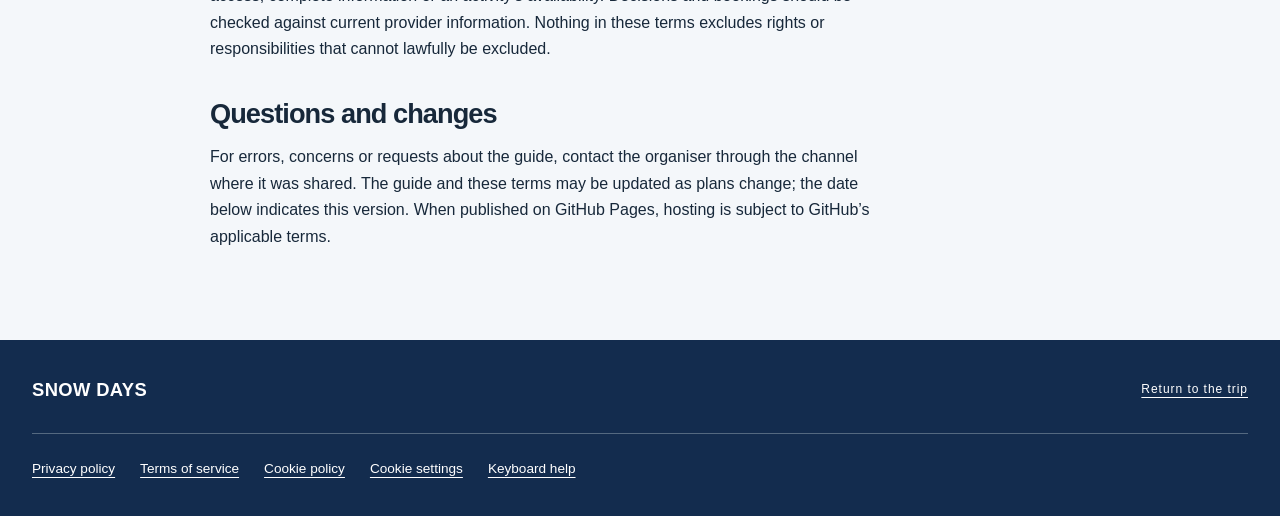
<file: this is cool unzip/Changbaishan-GitHub-Pages/terms.html>
<!doctype html><html lang="en"><head><meta charset="UTF-8"><meta name="viewport" content="width=device-width,initial-scale=1"><title>Terms of service · Snow Days 2027</title><meta name="description" content="Terms of service for the Snow Days personal trip guide."><link rel="stylesheet" href="style.css"></head><body><div class="skip-links"><a href="#main">Skip to policy</a></div><header class="topbar"><a class="brand" href="index.html"><span class="snowmark" aria-hidden="true">✳</span> SNOW DAYS <span class="edition">/ 2027</span></a><nav aria-label="Main navigation"><a href="index.html#itinerary">The plan</a><a href="index.html#beyond">Activities</a><a href="index.html#traveller-fyi">Traveller FYI</a></nav></header><div id="cookie-banner-mount"></div><main id="main" tabindex="-1" class="policy-main wrap"><p class="eyebrow">THE SMALL PRINT</p><h1>Terms of service</h1><p class="updated">Last updated 5 October 2026</p><p class="notice">Snow Days is a personal guide for the 5–11 January 2027 trip. It helps organise ideas; reservations, payments and travel contracts are handled directly with the relevant providers.</p>
<h2>Using the guide</h2><p>Use this site for personal planning and lawful reference. Do not interfere with its operation, bypass access restrictions or misuse any content or linked service. Access to the guide does not create a travel booking or a contract with a tour operator.</p>
<h2>Itinerary, estimates and availability</h2><p>The itinerary reflects the organiser’s current plan. Hotel amounts are estimates per room in Chinese yuan, based on draft nightly rates, and are not live quotations. Flights, connections, lift schedules, weather, admission rules, transfers, prices and seasonal activities can change. Confirm each booking and its conditions with the provider before paying or travelling.</p><p>Photos illustrate the places and may show another season or an earlier event. They do not promise January 2027 conditions, access or performances. Suggested visit durations are planning allowances, not published opening hours.</p>
<h2>Travel information</h2><p>Traveller notes summarise selected official sources as of the date shown. They are general information, not individual immigration, legal, financial or medical advice. Check current entry requirements for the passport used, transport rules and suitable insurance. Follow local restrictions, venue guidance and current weather notices.</p>
<h2>External services and content</h2><p>The guide may link to government, transport, resort and tourism websites. Their terms, prices and privacy practices apply when using those services. Links do not imply endorsement, affiliation or control by the trip organiser.</p><p>Photographs and third-party material remain the property of their respective owners, credited with source links. No blanket right to republish them is granted. Public-domain or separately licensed material remains subject to its stated status; seek permission where needed before further reuse.</p>
<h2>Responsibility and rights</h2><p>The organiser aims to keep the guide useful and accurate but cannot guarantee uninterrupted access, complete information or an activity’s availability. Decisions and bookings should be checked against current provider information. Nothing in these terms excludes rights or responsibilities that cannot lawfully be excluded.</p>
<h2>Questions and changes</h2><p>For errors, concerns or requests about the guide, contact the organiser through the channel where it was shared. The guide and these terms may be updated as plans change; the date below indicates this version. When published on GitHub Pages, hosting is subject to GitHub’s applicable terms.</p></main><footer class="site-footer"><div class="wrap footer-top"><a class="brand" href="index.html">SNOW DAYS</a><a href="index.html">Return to the trip</a></div><nav class="wrap footer-links" aria-label="Policies and accessibility"><a href="privacy.html" >Privacy policy</a><a href="terms.html" aria-current="page">Terms of service</a><a href="cookies.html" >Cookie policy</a><button type="button" data-cookie-settings>Cookie settings</button><button type="button" data-keyboard-help>Keyboard help</button></nav></footer><script src="site-controls.js"></script></body></html>
</file>
<file: this is cool unzip/Changbaishan-GitHub-Pages/style.css>
:root{--ink:#17283a;--blue:#234bc8;--navy:#132c4e;--teal:#146c70;--orange:#f49c51;--pink:#f7b9d3;--yellow:#f5df78;--paper:#f4f7fa;--line:#c9d3df;--white:#fff}*{box-sizing:border-box}html{scroll-behavior:smooth;scroll-padding-top:1.5rem}body{margin:0;background:var(--paper);color:var(--ink);font:16px/1.65 'Avenir Next','Segoe UI',Arial,sans-serif}img{max-width:100%;display:block}a{color:inherit;text-underline-offset:4px}a:hover{text-decoration-thickness:2px}button,input{font:inherit}button,a,summary{-webkit-tap-highlight-color:transparent}button{cursor:pointer}button{border:1px solid var(--ink);border-radius:6px;background:var(--white);color:var(--ink);padding:.7rem 1rem;font-weight:650}button:hover{background:#e1eaf4}button:focus-visible,a:focus-visible,summary:focus-visible,input:focus-visible,[tabindex]:focus-visible{outline:3px solid #d74813;outline-offset:5px;box-shadow:0 0 0 2px white}section[tabindex='-1']:focus,main[tabindex='-1']:focus{outline:0}h1,h2,h3,h4,p,figure{margin:0}p+p{margin-top:1rem}h1,h2,h3,h4{line-height:1.1;letter-spacing:-.035em}h1{font-size:clamp(3rem,6.6vw,6rem);font-weight:850}h2{font-size:clamp(2.3rem,4vw,3.9rem);font-weight:800}h3{font-size:1.7rem}h4{font-size:1.1rem;line-height:1.4}em{font-family:Georgia,'Times New Roman',serif;font-weight:400}p{max-width:75ch}.wrap{width:min(1280px,calc(100% - 64px));margin-inline:auto}.eyebrow,.card-label{font-size:.78rem;font-weight:800;letter-spacing:.12em;text-transform:uppercase;line-height:1.5}.eyebrow{margin-bottom:1rem}.fine,small{font-size:.875rem}.fine{line-height:1.6;color:#485c70}.sr-only{position:absolute;width:1px;height:1px;padding:0;margin:-1px;overflow:hidden;clip:rect(0,0,0,0);white-space:nowrap;border:0}[hidden]{display:none!important}.skip-links{position:absolute;top:0;left:1rem;z-index:100}.skip-links a{position:absolute;transform:translateY(-180%);background:white;color:var(--ink);padding:1rem;width:max-content;border:2px solid var(--blue)}.skip-links a:focus{transform:translateY(1rem)}.topbar{padding:22px 32px;display:flex;justify-content:space-between;gap:22px;align-items:center;border-bottom:1px solid var(--line);background:#fff}.brand{display:inline-flex;align-items:center;gap:.6rem;font-size:1.15rem;font-weight:900;letter-spacing:.02em;text-decoration:none;white-space:nowrap}.snowmark{font-size:2rem;color:var(--blue);line-height:1}.edition{font-size:.85rem;color:#59718b}.topbar nav{display:flex;flex-wrap:wrap;gap:12px 22px;font-size:.875rem;font-weight:650}.topbar nav a{text-decoration:none;padding:5px 0}.intro{display:flex;justify-content:space-between;align-items:center;padding-block:44px 34px;gap:2rem}.intro h1 em{color:var(--blue)}.date-stamp{background:var(--yellow);color:var(--navy);border:1px solid var(--ink);padding:1.3rem 1.6rem;transform:rotate(5deg);box-shadow:7px 7px 0 var(--pink);display:grid;text-align:center;flex-shrink:0}.date-stamp span{font-size:.75rem;font-weight:800;letter-spacing:.1em}.date-stamp strong{font-size:2.8rem;line-height:1.4;letter-spacing:-.05em}.panorama{position:relative;border-radius:18px;overflow:hidden;height:350px;background:var(--navy)}.panorama>img{height:100%;width:100%;object-fit:cover;object-position:center 53%}.panorama:after{content:'';position:absolute;inset:55% 0 0;background:linear-gradient(transparent,#102d46d9);pointer-events:none}.photo-label{position:absolute;z-index:1;bottom:28px;left:28px;color:white;font-size:.8rem;letter-spacing:.12em;font-weight:700}.photo-label span{display:block;letter-spacing:.08em;margin-top:.3rem}.ticket{position:absolute;z-index:1;right:30px;top:30px;background:var(--pink);border:2px solid var(--ink);padding:20px 24px;transform:rotate(6deg);text-align:center;box-shadow:7px 7px 0 #17283a80}.ticket span{display:block;font-size:.75rem;font-weight:800;letter-spacing:.1em}.ticket strong{font-size:4.5rem;line-height:1.2;display:block}.ticket div{font-size:.85rem;border-top:1px dashed var(--ink);margin-top:15px;padding-top:10px}.facts{display:grid;grid-template-columns:repeat(4,1fr);padding:26px 0;border-bottom:1px solid var(--line)}.facts>div{padding:0 20px;border-right:1px solid var(--line)}.facts>div:first-child{padding-left:0}.facts>div:last-child{border:0}.facts strong,.facts span{display:block}.facts strong{font-size:1.15rem}.facts span{font-size:.82rem;color:#4b6075;margin-top:.2rem}.section{padding-block:76px}.section-heading{display:flex;justify-content:space-between;gap:2rem;align-items:end;margin-bottom:32px}.section-heading>p{max-width:330px;color:#485c70}.day-nav{display:grid;grid-template-columns:repeat(7,minmax(0,1fr));gap:8px;margin-bottom:20px}.day-tab{text-align:left;padding:14px;border:1px solid var(--line);border-radius:10px;display:flex;flex-direction:column;background:#fff;min-width:0}.day-tab small{font-size:.72rem;letter-spacing:.05em}.day-tab strong{font-size:2.3rem;line-height:1.35}.day-tab span{font-size:.82rem}.day-tab[aria-selected='true']{color:white;background:var(--blue);border-color:var(--blue);box-shadow:0 5px 0 var(--pink)}.day-layout{display:grid;grid-template-columns:minmax(0,1fr) 300px;gap:24px;align-items:start}#day-panel{background:white;padding:32px;border:1px solid var(--line);border-radius:16px;min-height:520px}.day-top{display:flex;justify-content:space-between;align-items:start;gap:20px}.day-top h3{font-size:2.2rem}.day-top .eyebrow{color:var(--blue);font-size:.72rem}.day-type{border-radius:30px;padding:7px 12px;background:#d9f0ed;color:#185a54;font-size:.75rem;font-weight:800;white-space:nowrap}.day-summary{margin:20px 0 24px;color:#455d73}.timeline{list-style:none;padding:0;margin:0}.timeline li{display:grid;grid-template-columns:115px 1fr;gap:20px;padding:18px 0;border-top:1px solid #e0e7ee}.event-time{font-size:.8rem;font-weight:800;color:var(--blue)}.timeline p{font-size:.875rem;line-height:1.65;margin-top:6px;color:#485c70}.timeline .night{margin:10px -12px;padding:22px 12px;background:var(--navy);border:0;border-radius:10px;color:white}.night .event-time{color:var(--yellow)}.night p{color:#e1e9f4}.overnight{background:#fff1d9;border:1px solid #efd69e;padding:16px;border-radius:8px;font-size:.85rem;display:flex;flex-direction:column;gap:5px;margin-top:24px}.overnight strong{font-size:.72rem;letter-spacing:.1em}.trip-pass{border-radius:16px;background:var(--teal);color:white;overflow:hidden;padding:28px}.pass-route{display:grid;gap:22px}.pass-route>div{border-left:2px solid #a5d6cf;padding-left:16px}.pass-route span,.pass-route strong,.pass-route small{display:block}.pass-route span{font-size:.72rem;color:#d9efab;font-weight:750;letter-spacing:.08em}.pass-route strong{font-size:1.2rem;margin:3px 0}.pass-route small{color:#e0f0ef;line-height:1.5}.pass-bottom{border-top:1px dashed #9ac7c4;margin-top:28px;padding-top:24px}.pass-bottom>span{font-size:.72rem;letter-spacing:.07em}.pass-bottom>strong{display:block;font-size:2.65rem;line-height:1.4}.pass-bottom p,.pass-bottom a{font-size:.8rem}.pass-bottom a{display:inline-block;margin-top:18px}.itinerary-note{margin-top:22px}.mountain-section{background:var(--navy);color:white;position:relative;overflow:hidden}.mountain-grid{display:grid;grid-template-columns:1fr 1fr;gap:80px;padding-block:65px}.mountain-section .eyebrow{color:var(--yellow)}.mountain-section em{color:var(--pink)}.mountain-copy{margin:24px 0;max-width:440px;color:#d5e4ef}.outline-button{display:inline-block;border:1px solid #91aec5;padding:12px 18px;text-decoration:none;border-radius:7px;font-size:.9rem}.mountain-facts{display:grid;grid-template-columns:1fr 1fr;gap:25px;align-content:center}.mountain-facts>div{border-top:1px solid #516a89;padding-top:16px}.mountain-facts>div>strong{font-size:3.5rem;color:var(--orange);line-height:1.3;display:block}.mountain-facts span{font-size:.85rem}.mountain-facts .wide{grid-column:1/-1;margin-top:18px;background:#284467;padding:24px;border-radius:12px;border:0}.wide h3{font-size:1.6rem;margin:10px 0}.wide p{font-size:.9rem;color:#dbe5f1}.activity-tabs{display:grid;grid-template-columns:1fr 1fr;gap:10px;margin-bottom:26px;background:#e2e8f0;padding:8px;border-radius:15px}.activity-tabs button{border:0;text-align:left;font-size:1.35rem;padding:15px 22px;background:transparent;border-radius:9px}.activity-tabs button span{font-size:.85rem;display:block;font-weight:500;margin-top:2px}.activity-tabs button[aria-selected='true']{background:var(--blue);color:white;box-shadow:0 3px 8px #17283a26}.activity-tabs button[data-destination='changchun'][aria-selected='true']{background:var(--teal)}.activity-panel{scroll-margin-top:25px}.activity-intro{display:grid;grid-template-columns:35% 1fr;gap:32px;background:#e5edf9;border-radius:16px;overflow:hidden;margin-bottom:28px;align-items:center}.activity-intro>img{width:100%;height:100%;min-height:280px;object-fit:cover}.activity-intro>div{padding:28px 32px 28px 0}.activity-intro h3{font-size:1.9rem;margin-bottom:18px}.activity-intro p{font-size:.93rem}.activity-intro .fine{font-size:.85rem}#changchun-activities .activity-intro{background:#dcefea}.activity-cards{display:grid;grid-template-columns:repeat(3,minmax(0,1fr));gap:24px;align-items:start}.activity-card{border:1px solid var(--line);border-radius:15px;overflow:hidden;background:white}.activity-card:nth-child(3n+1){border-top:5px solid var(--orange)}.activity-card:nth-child(3n+2){border-top:5px solid var(--teal)}.activity-card:nth-child(3n){border-top:5px solid #a576b5}.activity-card figure{position:relative;background:var(--navy);color:white}.activity-card figure img{width:100%;height:215px;object-fit:cover}.photo-number{position:absolute;top:14px;left:14px;background:var(--yellow);color:var(--ink);font-weight:850;font-size:1.1rem;padding:6px 10px;border-radius:6px}.activity-card figcaption{font-size:.72rem;line-height:1.5;padding:8px 15px;min-height:38px;background:var(--navy)}.activity-body{padding:24px}.activity-body .card-label{color:#536980;font-size:.7rem;margin-bottom:12px}.activity-body h3{font-size:1.6rem;line-height:1.18}.activity-chinese{font-size:.85rem;color:#52687c;margin:8px 0 18px}.activity-body>p:not(.card-label):not(.photo-credit){font-size:.9rem}.activity-body dl{margin:20px 0;font-size:.85rem;border-top:1px solid var(--line)}.activity-body dl div{display:grid;grid-template-columns:55px 1fr;gap:10px;padding:9px 0;border-bottom:1px solid #e0e7ef}.activity-body dt{color:#52667c}.activity-body dd{margin:0;font-weight:600}.activity-body details{font-size:.875rem;margin-bottom:20px}.activity-body summary{font-weight:700;padding:7px 0;cursor:pointer}.activity-body details p{padding-top:10px;color:#485c70}.activity-source{font-size:.8rem;font-weight:750;color:#214ab9}.photo-credit{font-size:.72rem;line-height:1.5;color:#576b7c;margin-top:16px}.activities-note{margin-top:26px}.notes-section{background:#dfe9f2;padding:65px 0}.planning-label{font-size:.75rem;letter-spacing:.07em}.notes-grid{display:grid;grid-template-columns:repeat(3,minmax(0,1fr));gap:22px}.note-panel{background:#fff;padding:28px;border-radius:13px;border:1px solid #c4d4e2;font-size:.9rem}.note-panel h3{margin-bottom:24px;font-size:1.5rem}.note-panel>p{margin-bottom:16px}.note-panel a{font-size:.85rem}.note-panel table{width:100%;border-collapse:collapse;font-size:.85rem}.note-panel th,.note-panel td{padding:13px 0;text-align:left;border-bottom:1px solid var(--line);vertical-align:top}.note-panel td:last-child,.note-panel th:last-child{text-align:right}.note-panel small{font-size:.75rem;display:block;color:#516b80}.note-panel tfoot{font-weight:800}.note-panel tfoot td{font-size:1.2rem}.note-panel table+p{margin-top:18px}.confirmation{background:var(--yellow);border-color:#dbc869}.confirmation ol{padding-left:20px;margin:0}.confirmation li{padding:0 0 16px 5px}.confirmation strong,.confirmation span{display:block}.confirmation span{font-size:.83rem;line-height:1.6;margin-top:4px}.sources{margin-top:28px;font-size:.85rem;border-block:1px solid #aebfd0;padding:18px 0}.sources summary{font-weight:750;cursor:pointer}.source-content{padding:22px 0;max-width:95ch}.source-content p{max-width:none}.source-content ul{padding-left:20px}.source-content li{margin:12px 0}.traveller-grid{display:grid;grid-template-columns:repeat(3,minmax(0,1fr));gap:22px}.traveller-card{padding:28px;border-radius:14px;border:1px solid #c5d6e6;background:#e4edf9}.traveller-card.domestic{background:#dff0eb;border-color:#b3d6cd}.traveller-card.everyone{background:#f8e4ed;border-color:#e4c8d4}.traveller-card .card-label{font-size:.72rem}.traveller-card h3{margin:15px 0 23px;font-size:1.8rem}.traveller-card ul{list-style:none;margin:0;padding:0}.traveller-card li{font-size:.875rem;padding:16px 0;border-top:1px solid #a9bccd}.traveller-card strong{font-weight:800}.traveller-card a{font-weight:650}.emergency{font-size:.85rem;border-top:1px solid #cdb3c0;padding-top:16px;margin-top:16px;display:grid;gap:8px}.site-footer{background:var(--navy);color:white;padding:35px 0}.footer-top{display:flex;align-items:center;justify-content:space-between;gap:25px;flex-wrap:wrap}.footer-top .snowmark{color:var(--pink)}.footer-top p,.footer-top>a:last-child{font-size:.75rem;letter-spacing:.08em}.footer-links{border-top:1px solid #546980;padding-top:24px;margin-top:28px;display:flex;flex-wrap:wrap;gap:12px 25px;align-items:center;font-size:.85rem}.footer-links button{background:none;color:inherit;border:0;padding:0;text-decoration:underline;font-weight:500;text-underline-offset:4px}.cookie-banner{display:flex;gap:22px;align-items:center;padding:18px 22px;background:#fff5d1;border:1px solid #dbc66b;border-radius:10px;margin-top:18px;font-size:.85rem}.cookie-banner p{font-size:.8rem;line-height:1.6;max-width:75ch;margin-top:3px}.cookie-actions{display:flex;gap:9px;flex-wrap:wrap;flex-shrink:0;max-width:390px}.cookie-actions button{font-size:.8rem;padding:.65rem .8rem}.cookie-actions .text-button{border-color:transparent;background:transparent;text-decoration:underline}dialog{width:min(580px,calc(100% - 40px));max-height:85vh;overflow:auto;border:1px solid var(--ink);border-radius:16px;padding:32px;color:var(--ink);box-shadow:0 20px 90px #091a4059;background:#fff}dialog::backdrop{background:#0c2349a8}dialog h2{font-size:2.3rem;margin-bottom:20px}dialog p{font-size:.9rem}dialog .eyebrow{margin-top:28px}.dialog-close{display:block;margin-left:auto;padding:5px 12px;font-size:.8rem}.setting-row{display:block;border-block:1px solid var(--line);padding:18px 0;margin-top:18px;font-size:.9rem}.setting-row p{font-size:.83rem;margin-top:8px}.setting-row.optional{display:flex;gap:14px;margin:0 0 20px;border-top:0;align-items:start}.optional input{width:21px;height:21px;flex-shrink:0;accent-color:var(--blue);margin-top:4px}.optional>span>span{display:block;font-size:.85rem;margin-top:6px}.dialog-actions{display:flex;gap:12px;flex-wrap:wrap;margin-top:24px}.keyboard-list div{border-top:1px solid var(--line);padding:16px 0;font-size:.9rem}.keyboard-list dt{font-weight:800}.keyboard-list dd{margin:7px 0 0}.policy-main{max-width:860px;padding-block:65px 90px}.policy-main h1{font-size:clamp(3rem,5vw,4.5rem);margin:12px 0 24px}.policy-main h2{font-size:1.7rem;margin:36px 0 16px}.policy-main ul{padding-left:23px}.policy-main li{margin:10px 0}.policy-main .notice{background:#e2ecf9;border-left:5px solid var(--blue);padding:20px;margin:25px 0}.policy-main table{width:100%;border-collapse:collapse;font-size:.85rem}.policy-main td,.policy-main th{padding:12px;border:1px solid var(--line);text-align:left;vertical-align:top;overflow-wrap:anywhere}.policy-main code{font-size:.78rem}.policy-table{overflow:auto}.policy-main .updated{color:#516b83;font-size:.85rem}.notice{padding:20px;background:#fff0c6;border-radius:8px}
@media(min-width:1100px){.activity-card:last-child{grid-column:2}}@media(max-width:1050px){.topbar{align-items:start;flex-direction:column}.cookie-banner{align-items:start;flex-direction:column}.cookie-actions{max-width:none}.day-layout{grid-template-columns:minmax(0,1fr) 260px}.day-top{display:block}.day-type{display:inline-block;margin-top:15px}.activity-cards,.notes-grid,.traveller-grid{grid-template-columns:repeat(2,minmax(0,1fr))}.traveller-card:last-child,.note-panel:last-child{grid-column:1/-1}.mountain-grid{gap:40px}.day-tab{padding:12px 9px}.day-tab span{font-size:.72rem}}
@media(max-width:740px){.wrap{width:calc(100% - 32px)}.topbar{padding:16px;gap:12px}.topbar nav{gap:6px 16px;font-size:.8rem}.intro{padding-block:30px;gap:16px;align-items:start}.intro h1{font-size:3.5rem}.date-stamp{padding:10px;margin-top:8px;transform:rotate(3deg)}.date-stamp strong{font-size:2rem}.date-stamp span{font-size:.6rem;letter-spacing:.02em}.intro .eyebrow{font-size:.7rem}.panorama{height:290px;border-radius:12px}.ticket{right:16px;top:20px;padding:14px}.ticket strong{font-size:3.2rem}.ticket span,.ticket div{font-size:.65rem}.photo-label{left:18px;bottom:18px;font-size:.65rem}.facts{grid-template-columns:1fr 1fr;gap:20px 0}.facts>div{padding:0 14px}.facts>div:nth-child(odd){padding-left:0}.facts>div:nth-child(2){border:0}.facts strong{font-size:1rem}.facts span{font-size:.75rem}.section{padding-block:48px}.section-heading{display:block;margin-bottom:25px}.section-heading>p,.planning-label{display:block;margin-top:18px}.section-heading>p{max-width:none;font-size:.9rem}.day-nav{display:flex;overflow-x:auto;padding:5px 5px 12px;scroll-snap-type:x proximity}.day-tab{min-width:91px;scroll-snap-align:start}.day-tab span{font-size:.75rem}.day-layout{grid-template-columns:1fr}#day-panel{padding:24px;min-height:0}.day-top h3{font-size:1.9rem}.timeline li{grid-template-columns:95px 1fr;gap:14px}.trip-pass{padding:26px}.pass-route{grid-template-columns:1fr 1fr;gap:24px}.pass-bottom{margin-top:25px}.mountain-grid{grid-template-columns:1fr;padding-block:48px;gap:30px}.mountain-facts{gap:20px}.mountain-facts .wide{margin-top:0}.activity-tabs button{font-size:1.1rem;padding:14px 12px}.activity-tabs button span{font-size:.75rem}.activity-intro{grid-template-columns:1fr;gap:0}.activity-intro>img{height:210px;min-height:0}.activity-intro>div{padding:24px}.activity-cards,.notes-grid,.traveller-grid{grid-template-columns:1fr}.activity-card figure img{height:250px}.activity-body{padding:25px}.traveller-card:last-child,.note-panel:last-child{grid-column:auto}.notes-section{padding:48px 0}.note-panel{padding:25px}.cookie-banner{padding:16px;font-size:.8rem}.cookie-actions{gap:8px}.cookie-actions button{font-size:.75rem}.footer-top{gap:20px}.footer-top p{width:100%}.footer-links{gap:16px 22px}.policy-main{padding-block:45px 60px}dialog{padding:25px}.policy-main th,.policy-main td{padding:9px}}
@media(max-width:390px){.intro h1{font-size:2.8rem}.date-stamp strong{font-size:1.65rem}.date-stamp{padding:8px}.timeline li{grid-template-columns:1fr;gap:7px}.activity-tabs button{font-size:1rem}.pass-route{grid-template-columns:1fr}.ticket{transform:none}.photo-label{max-width:170px}.facts strong{font-size:.95rem}}@media(prefers-reduced-motion:reduce){html{scroll-behavior:auto}*,*:before,*:after{animation:none!important;transition:none!important}}

.inline-button{display:inline;padding:0;border:0;border-radius:0;background:transparent;color:inherit;font:inherit;text-decoration:underline;text-underline-offset:4px}.inline-button:hover{background:transparent;text-decoration-thickness:2px}
</file>
